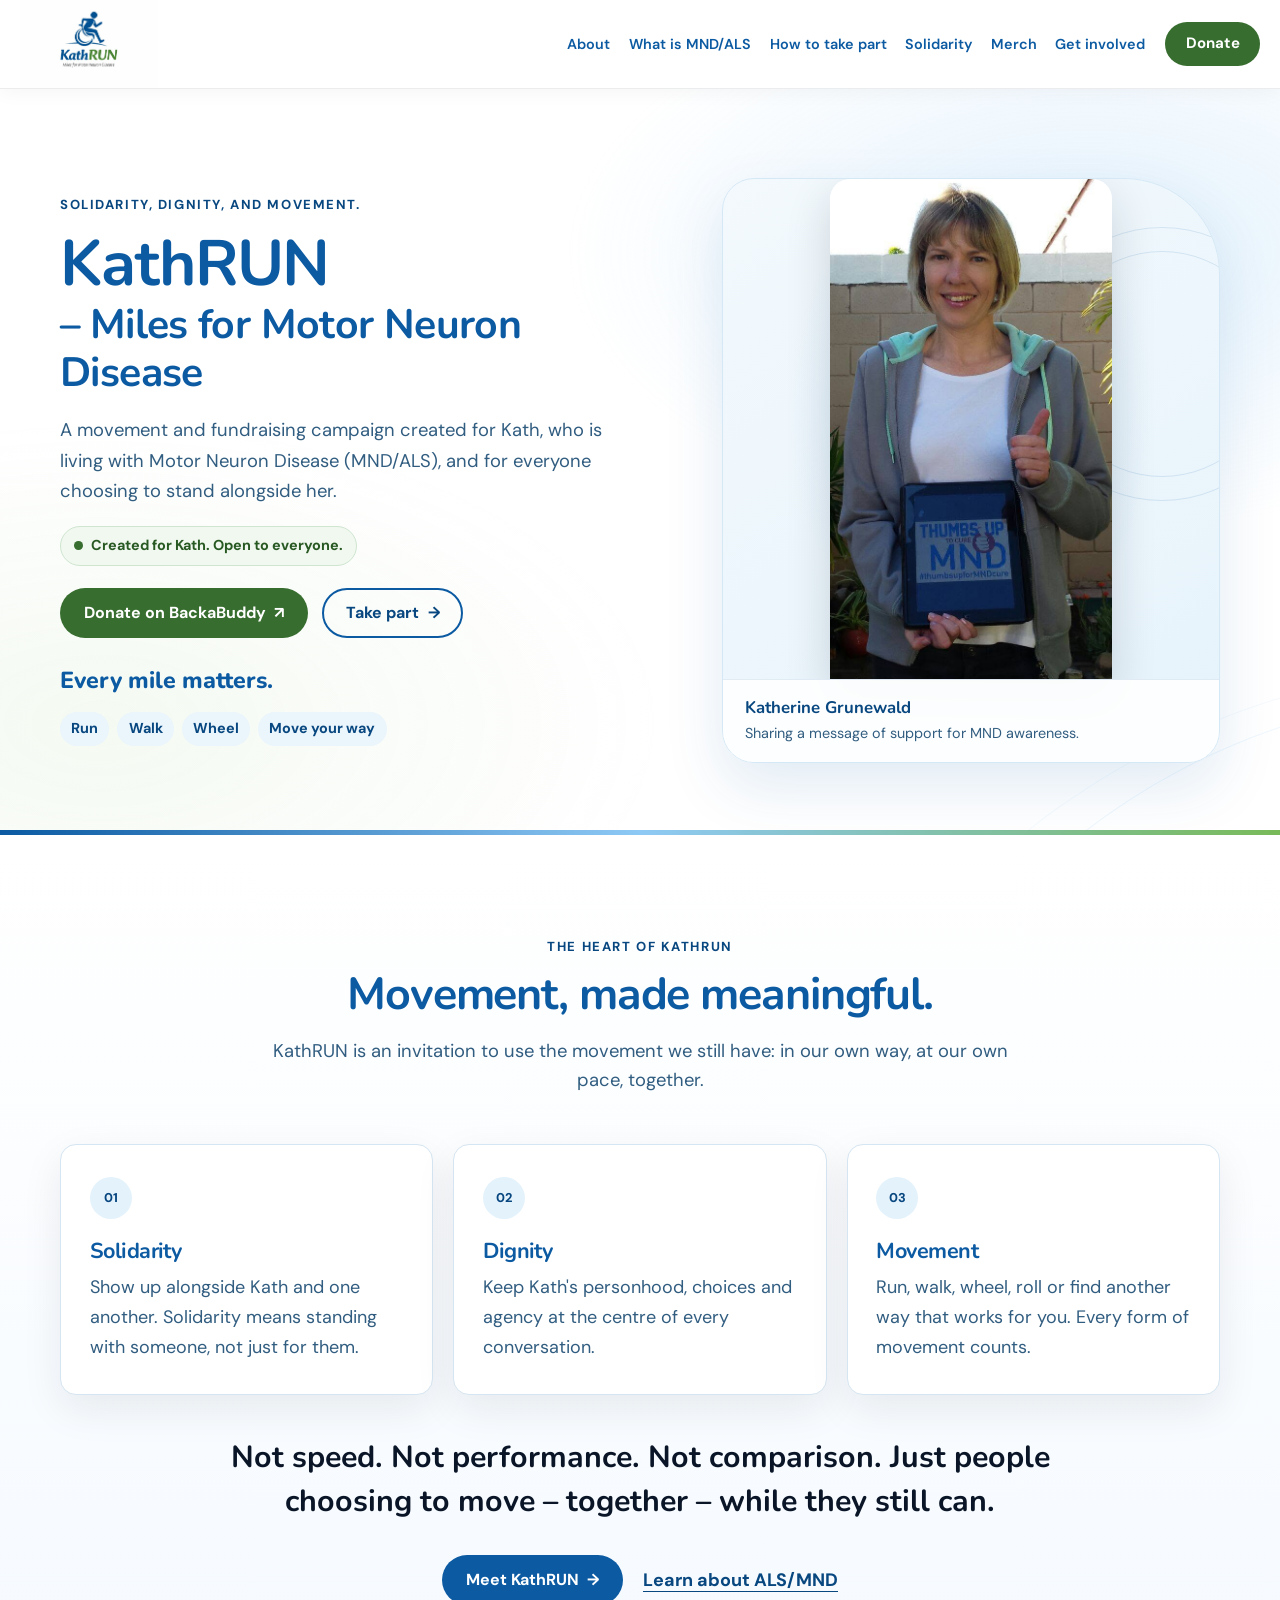
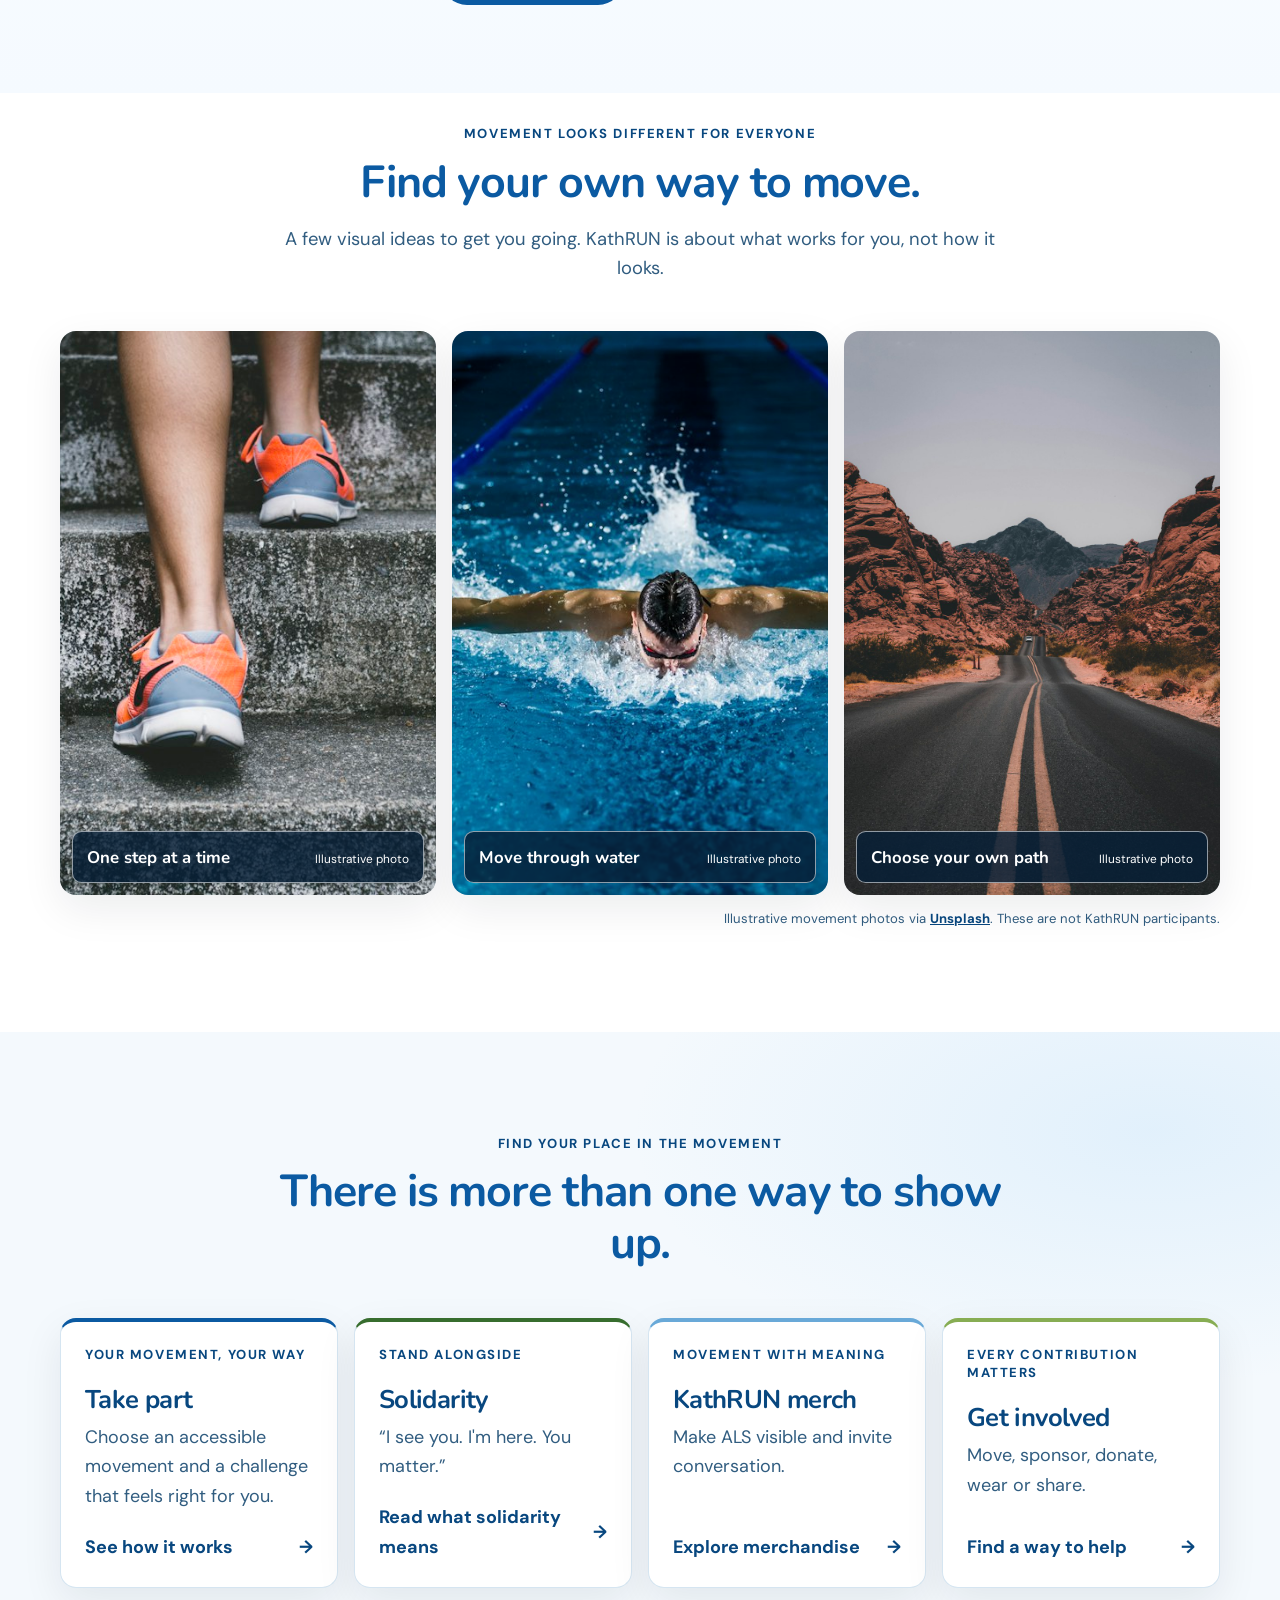
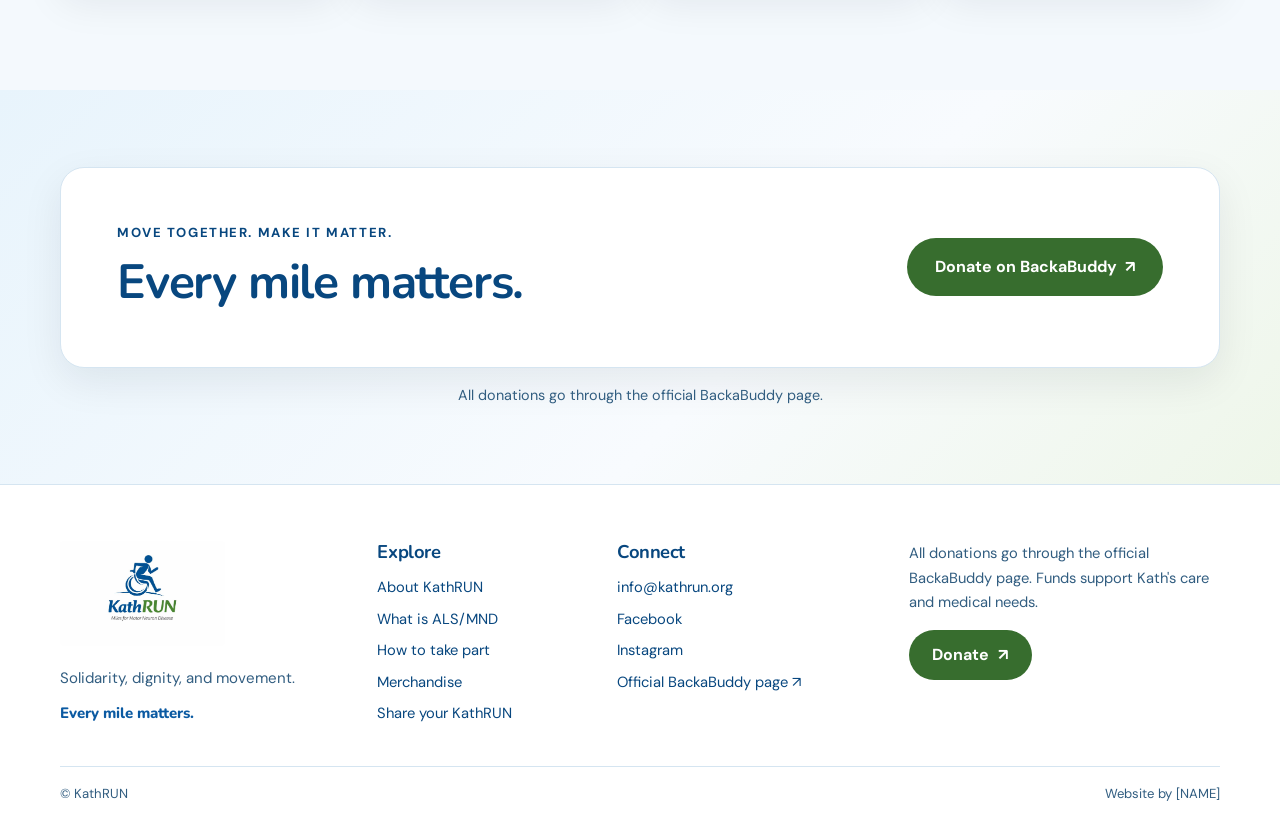
<file: index.html>
<!DOCTYPE html>
<html lang="en-ZA">
    <head>
        <meta charset="utf-8">
        <meta name="viewport" content="width=device-width, initial-scale=1">
        <meta name="theme-color" content="#0a1628">
        <meta name="description" content="KathRUN brings people together through movement, awareness and fundraising for Kath, who is living with Motor Neuron Disease (MND/ALS). Every mile matters.">
        <meta property="og:type" content="website">
        <meta property="og:title" content="KathRUN – Miles for Motor Neuron Disease">
        <meta property="og:description" content="Solidarity, dignity, and movement. Every mile matters.">
        <meta property="og:image" content="[SITE_URL]/assets/logos/kathrun-light.jpeg">
        <meta property="og:url" content="[SITE_URL]">
        <meta name="twitter:card" content="summary_large_image">
        <link rel="canonical" href="[SITE_URL]">
        <link rel="icon" href="assets/logos/kathrun-favicon.svg" type="image/svg+xml">
        <link rel="preconnect" href="https://fonts.googleapis.com">
        <link rel="preconnect" href="https://fonts.gstatic.com" crossorigin>
        <link
            href="https://fonts.googleapis.com/css2?family=DM+Sans:wght@400;500;600;700&amp;family=Nunito:wght@500;600;700;800&amp;display=swap"
            rel="stylesheet">
        <link rel="stylesheet" href="css/styles.css">
        <script src="js/script.js" defer></script>
        <title>KathRUN – Miles for Motor Neuron Disease</title>
    </head>
    <body>
        <a class="skip-link" href="#main">Skip to content</a>
        <div data-site-header></div>
        <main id="main">
            <section class="hero" aria-labelledby="hero-title">
                <div class="hero-ribbon hero-ribbon-one" aria-hidden="true"></div>
                <div class="hero-ribbon hero-ribbon-two" aria-hidden="true"></div>
                <div class="container hero-layout">
                    <div class="hero-copy">
                        <p class="eyebrow">Solidarity, dignity, and movement.</p>
                        <h1 id="hero-title">KathRUN <span>– Miles for Motor Neuron Disease</span></h1>
                        <p class="hero-intro">A movement and fundraising campaign created for Kath, who is living with Motor Neuron Disease (MND/ALS), and for everyone choosing to stand alongside her.</p>
                        <p class="hero-kicker">Created for Kath. Open to everyone.</p>
                        <div class="button-row">
                            <a class="button button-green" href="[BACKABUDDY_URL]" target="_blank" rel="noopener noreferrer">
                                Donate on BackaBuddy <span aria-hidden="true">↗</span>
                            </a>
                            <a class="button button-outline-blue" href="take-part.html">
                                Take part <span aria-hidden="true">→</span>
                            </a>
                        </div>
                        <p class="hero-promise">Every mile matters.</p>
                        <ul class="hero-movement-options" aria-label="Ways to take part">
                            <li>Run</li>
                            <li>Walk</li>
                            <li>Wheel</li>
                            <li>Move your way</li>
                        </ul>
                    </div>
                    <figure class="hero-portrait">
                        <img
                            src="assets/images/thumbsuppic.jpg"
                            alt="Kath smiling and giving a thumbs-up while holding a tablet with an MND awareness message."
                            width="581"
                            height="1032"
                            fetchpriority="high">
                        <figcaption>
                            <strong>Katherine Grunewald</strong>
                            <span>Sharing a message of support for MND awareness.</span>
                        </figcaption>
                    </figure>
                </div>
                <div class="hero-bottom-line" aria-hidden="true"></div>
            </section>
            <section class="section heart-section home-heart-section">
                <div class="container">
                    <div class="section-heading centered">
                        <p class="eyebrow">The heart of KathRUN</p>
                        <h2>Movement, made meaningful.</h2>
                        <p class="section-lead">KathRUN is an invitation to use the movement we still have: in our own way, at our own pace, together.</p>
                    </div>
                    <div class="principle-grid">
                        <article class="principle-card">
                            <span class="principle-number" aria-hidden="true">01</span>
                            <h3>Solidarity</h3>
                            <p>Show up alongside Kath and one another. Solidarity means standing with someone, not just for them.</p>
                        </article>
                        <article class="principle-card">
                            <span class="principle-number" aria-hidden="true">02</span>
                            <h3>Dignity</h3>
                            <p>Keep Kath's personhood, choices and agency at the centre of every conversation.</p>
                        </article>
                        <article class="principle-card">
                            <span class="principle-number" aria-hidden="true">03</span>
                            <h3>Movement</h3>
                            <p>Run, walk, wheel, roll or find another way that works for you. Every form of movement counts.</p>
                        </article>
                    </div>
                    <p class="movement-manifesto">Not speed. Not performance. Not comparison. Just people choosing to move – together – while they still can.</p>
                    <div class="centered-button home-links"><a class="button button-blue" href="about.html">Meet KathRUN <span aria-hidden="true">→</span></a><a class="text-link" href="mnd.html">Learn about ALS/MND</a></div>
                </div>
            </section>
            <section class="section movement-gallery-section home-gallery-section">
                <div class="container">
                    <div class="section-heading centered">
                        <p class="eyebrow">Movement looks different for everyone</p>
                        <h2>Find your own way to move.</h2>
                        <p class="section-lead">A few visual ideas to get you going. KathRUN is about what works for you, not how it looks.</p>
                    </div>
                    <div class="movement-photo-grid">
                        <figure class="movement-photo-card">
                            <img src="assets/images/inspiration/movement-stride.jpg" alt="Close view of running shoes stepping up outdoor stairs." width="960" height="640" loading="lazy">
                            <figcaption><strong>One step at a time</strong><span>Illustrative photo</span></figcaption>
                        </figure>
                        <figure class="movement-photo-card">
                            <img src="assets/images/inspiration/movement-swim.jpg" alt="A swimmer moving through a blue pool lane." width="960" height="640" loading="lazy">
                            <figcaption><strong>Move through water</strong><span>Illustrative photo</span></figcaption>
                        </figure>
                        <figure class="movement-photo-card">
                            <img src="assets/images/inspiration/movement-trail.jpg" alt="An open road winding through a rugged landscape." width="960" height="1440" loading="lazy">
                            <figcaption><strong>Choose your own path</strong><span>Illustrative photo</span></figcaption>
                        </figure>
                    </div>
                    <p class="photo-credit">Illustrative movement photos via <a href="https://unsplash.com" target="_blank" rel="noopener noreferrer">Unsplash</a>. These are not KathRUN participants.</p>
                </div>
            </section>
            <section class="section home-next soft-section">
                <div class="container">
                    <div class="section-heading centered">
                        <p class="eyebrow">Find your place in the movement</p>
                        <h2>There is more than one way to show up.</h2>
                    </div>
                    <div class="home-next-grid">
                        <a class="home-next-card" href="take-part.html">
                            <span class="eyebrow">Your movement, your way</span>
                            <h3>Take part</h3>
                            <p>Choose an accessible movement and a challenge that feels right for you.</p>
                            <span class="text-link">See how it works <span aria-hidden="true">→</span></span>
                        </a>
                        <a class="home-next-card" href="solidarity.html">
                            <span class="eyebrow">Stand alongside</span>
                            <h3>Solidarity</h3>
                            <p>“I see you. I'm here. You matter.”</p>
                            <span class="text-link">Read what solidarity means <span aria-hidden="true">→</span></span>
                        </a>
                        <a class="home-next-card" href="merch.html">
                            <span class="eyebrow">Movement with meaning</span>
                            <h3>KathRUN merch</h3>
                            <p>Make ALS visible and invite conversation.</p>
                            <span class="text-link">Explore merchandise <span aria-hidden="true">→</span></span>
                        </a>
                        <a class="home-next-card" href="get-involved.html">
                            <span class="eyebrow">Every contribution matters</span>
                            <h3>Get involved</h3>
                            <p>Move, sponsor, donate, wear or share.</p>
                            <span class="text-link">Find a way to help <span aria-hidden="true">→</span></span>
                        </a>
                    </div>
                </div>
            </section>
            <section class="final-cta home-final-cta">
                <div class="container final-cta-inner">
                    <div>
                        <p class="eyebrow">Move together. Make it matter.</p>
                        <h2>Every mile matters.</h2>
                    </div>
                    <a class="button button-green button-large" href="[BACKABUDDY_URL]" target="_blank" rel="noopener noreferrer">Donate on BackaBuddy <span aria-hidden="true">↗</span></a>
                </div>
                <p class="donation-note">All donations go through the official BackaBuddy page.</p>
            </section>
        </main>
        <div data-site-footer></div>
    </body>
</html>
</file>
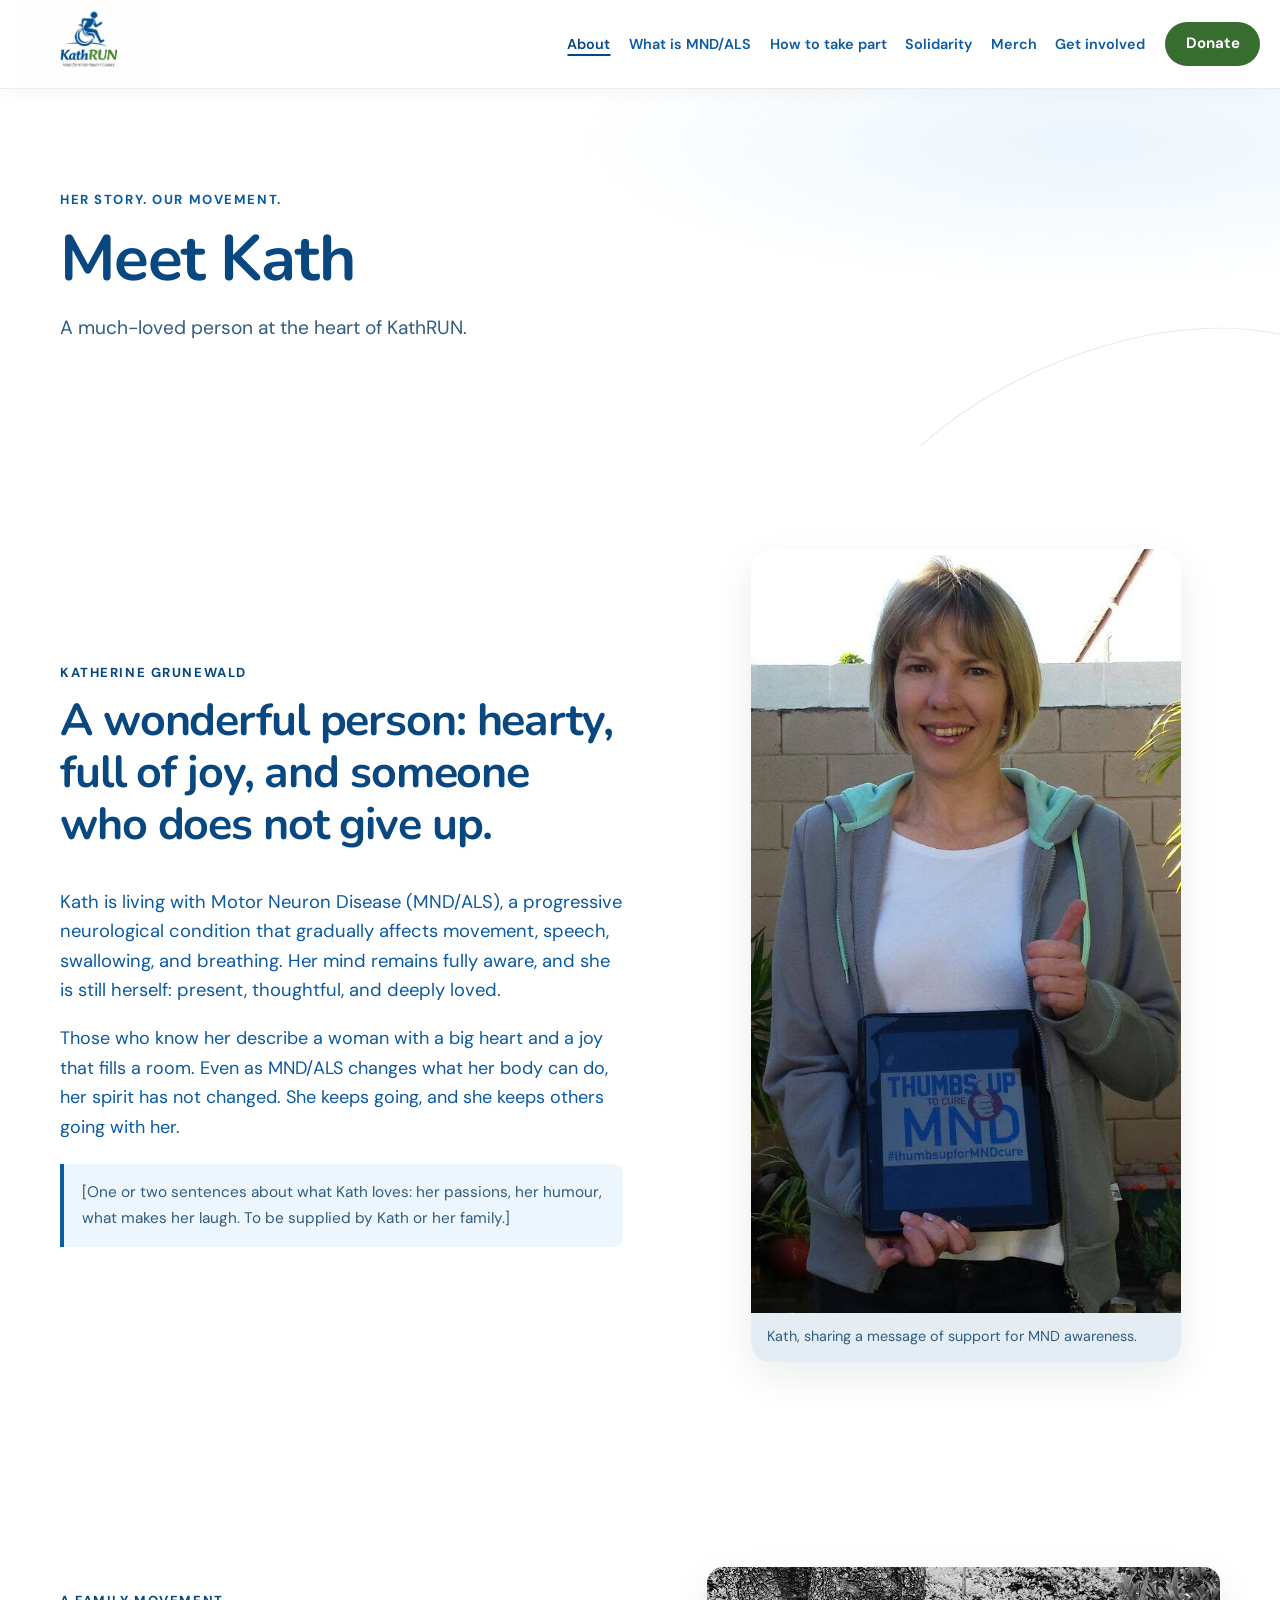
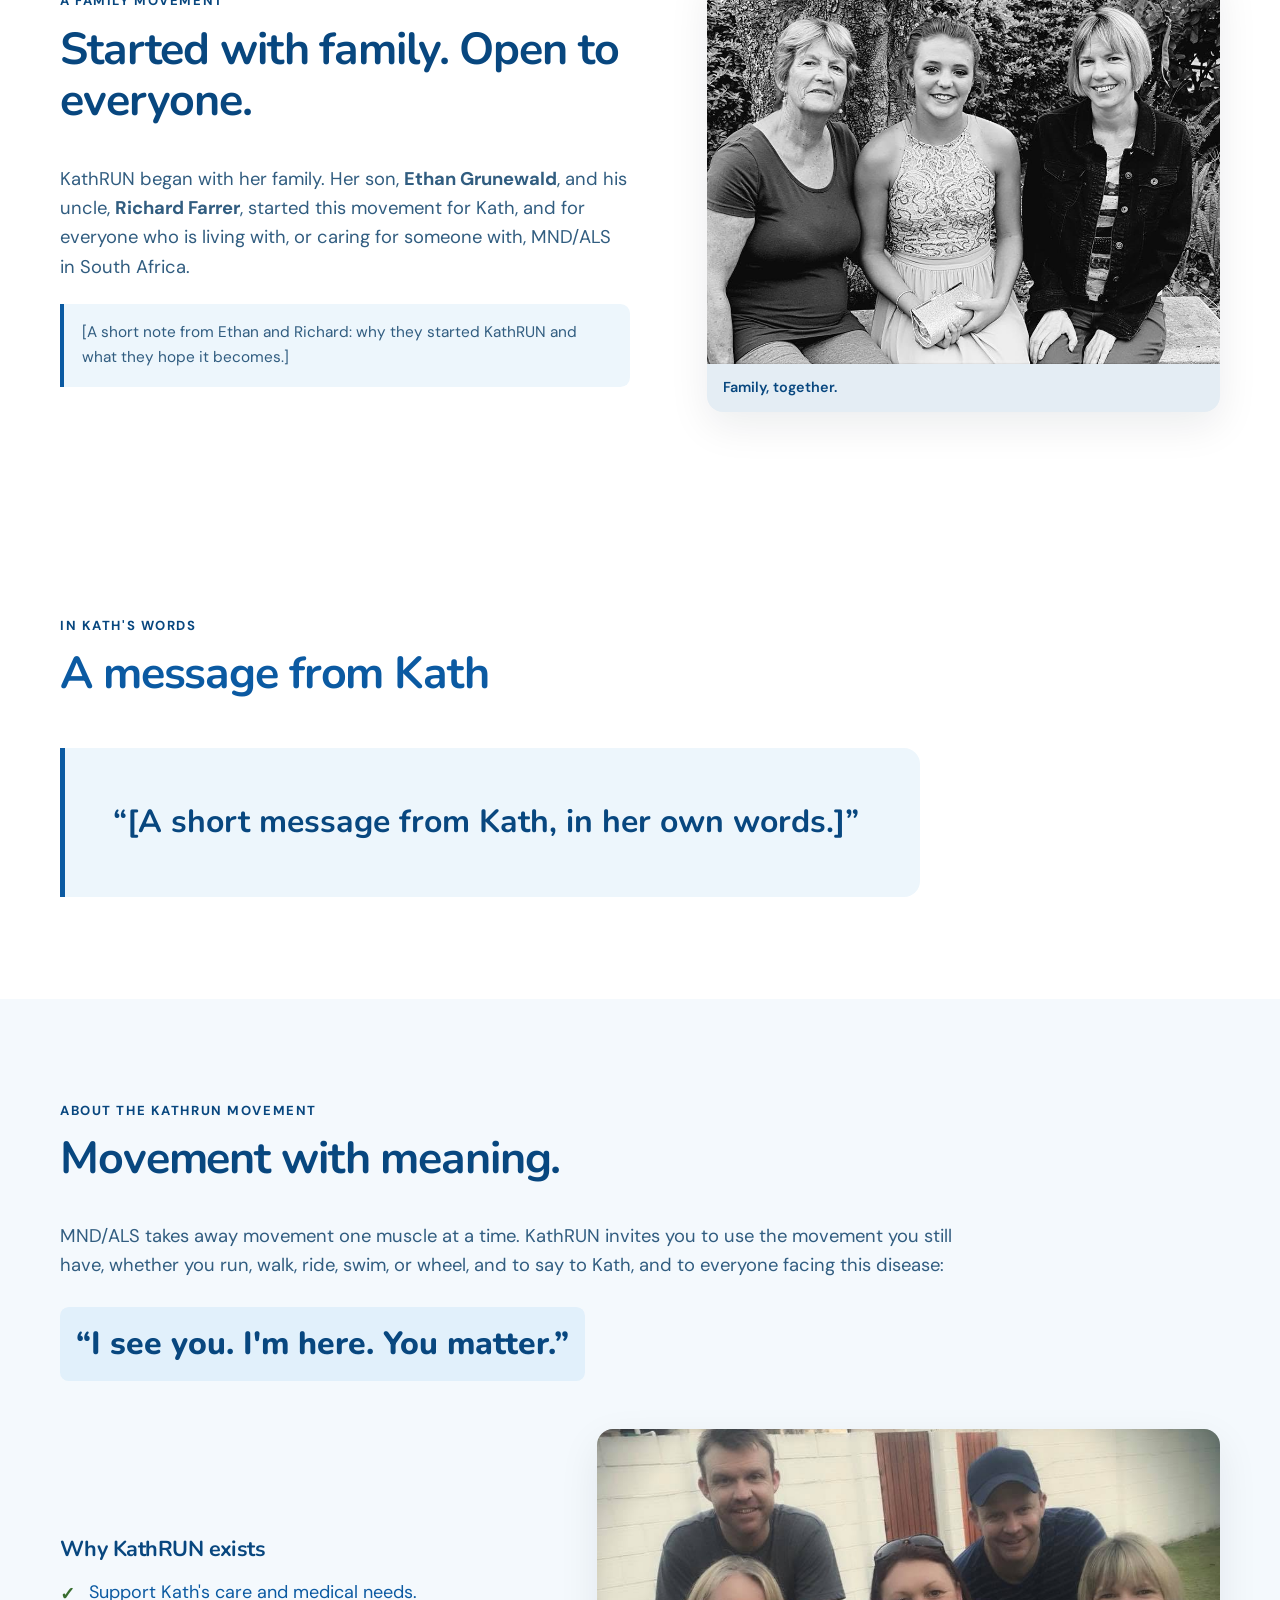
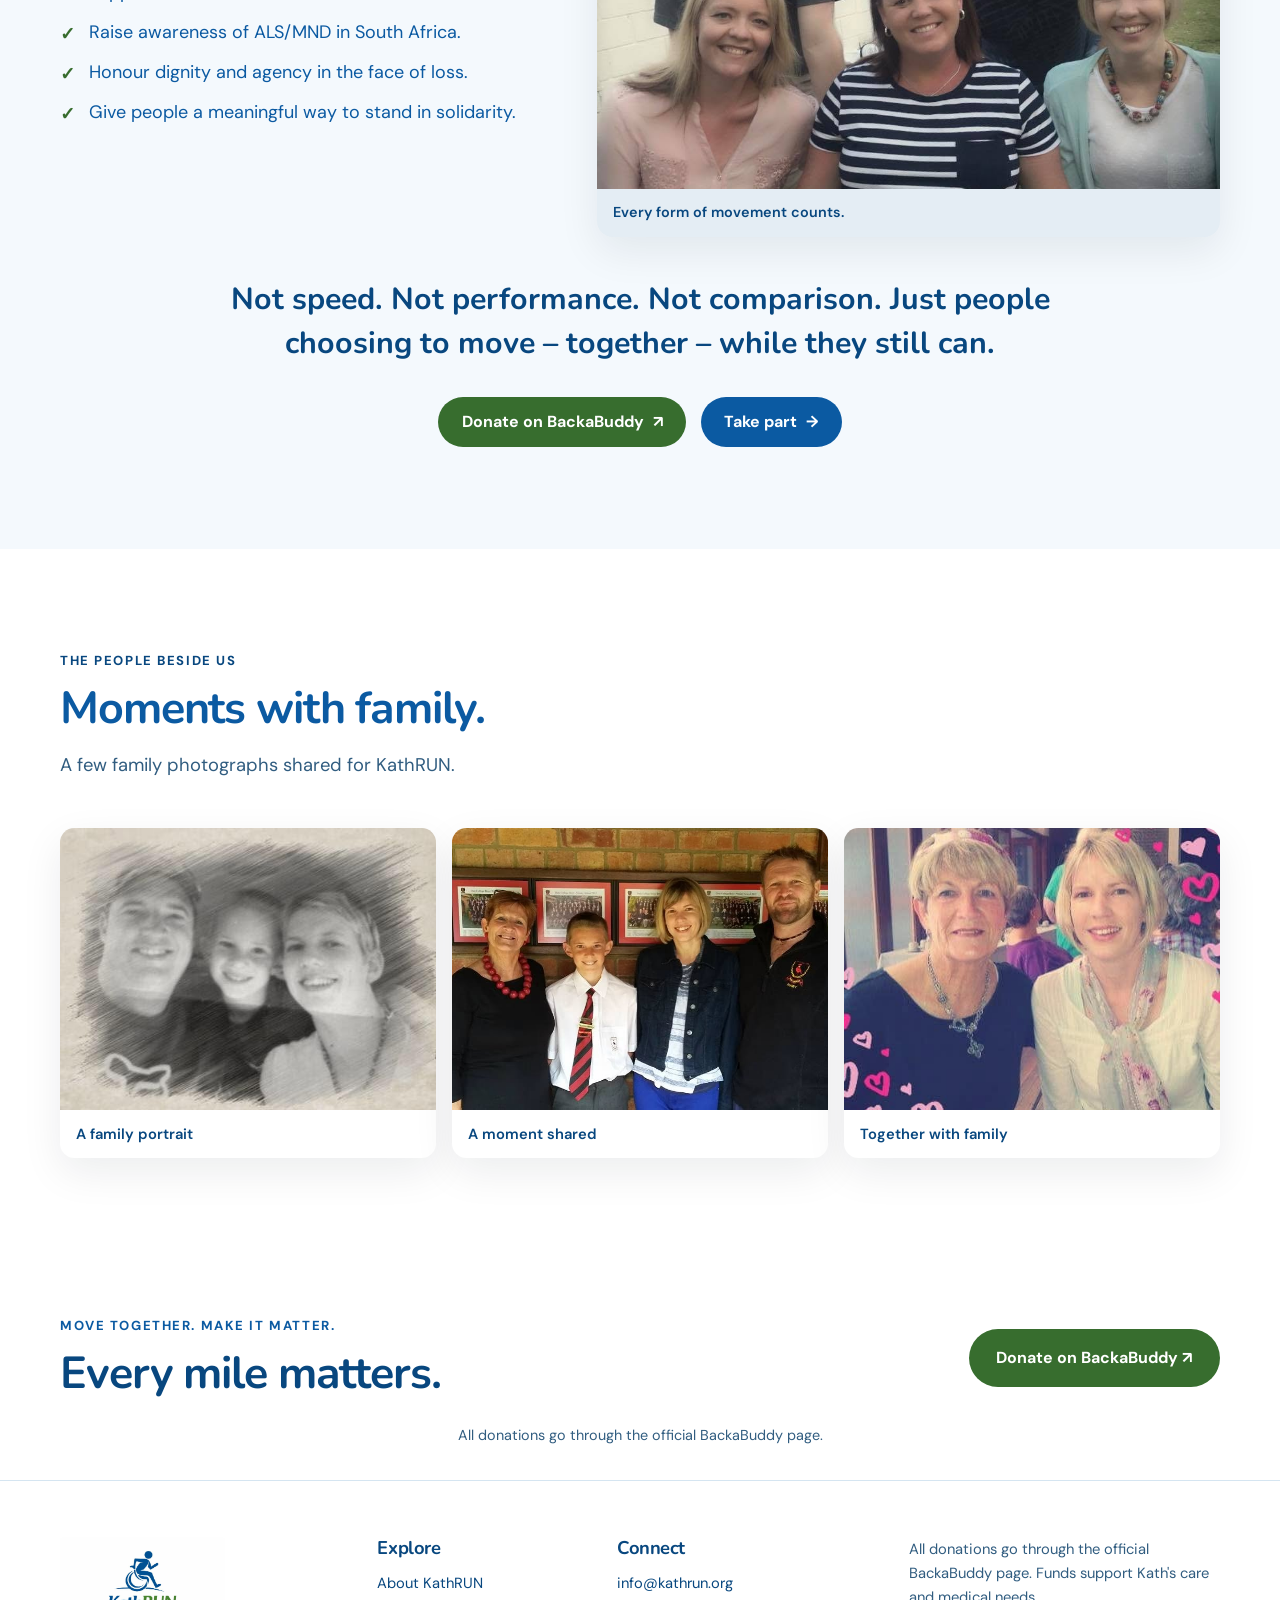
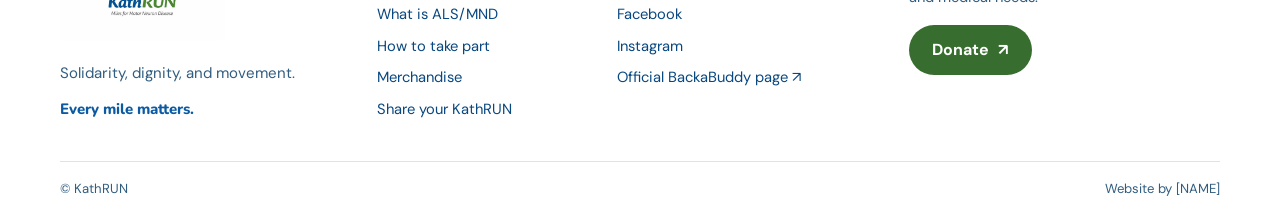
<file: about.html>
<!DOCTYPE html>
<html lang="en-ZA">
    <head>
        <meta charset="utf-8">
        <meta name="viewport" content="width=device-width, initial-scale=1">
        <meta name="theme-color" content="#0a1628">
        <meta name="description" content="Meet Katherine Grunewald and learn about KathRUN, the family movement for solidarity, dignity and awareness of ALS/MND in South Africa.">
        <!-- Open Graph Metadata -->
        <meta property="og:type" content="website">
        <meta property="og:title" content="Meet Kath and the KathRUN Movement">
        <meta property="og:description" content="A family movement for Kath, rooted in solidarity, dignity and movement.">
        <meta property="og:image" content="[SITE_URL]/assets/logos/kathrun-light.jpeg">
        <meta property="og:url" content="[SITE_URL]/about.html">
        <meta name="twitter:card" content="summary_large_image">
        <!-- SEO and Favicon -->
        <link rel="canonical" href="[SITE_URL]/about.html">
        <link rel="icon" href="assets/logos/kathrun-favicon.svg" type="image/svg+xml">
        <!-- Google Fonts -->
        <link rel="preconnect" href="https://fonts.googleapis.com">
        <link rel="preconnect" href="https://fonts.gstatic.com" crossorigin>
        <link
            href="https://fonts.googleapis.com/css2?family=DM+Sans:wght@400;500;600;700&amp;family=Nunito:wght@500;600;700;800&amp;display=swap"
            rel="stylesheet">
        <!-- Stylesheets and Scripts -->
        <link rel="stylesheet" href="css/styles.css">
        <script src="js/script.js" defer></script>
        <title>Meet Kath and the KathRUN Movement</title>
    </head>
    <body>
        <!-- Skip Navigation -->
        <a class="skip-link" href="#main">Skip to content</a>
        <div data-site-header></div>
        <!-- ================= MAIN CONTENT ================= -->
        <main id="main">
            <!-- Page Hero -->
            <header class="page-hero dark-section">
                <div class="container">
                    <p class="eyebrow eyebrow-light">Her story. Our movement.</p>
                    <h1>Meet Kath</h1>
                    <p class="page-lead">A much-loved person at the heart of KathRUN.</p>
                </div>
            </header>
            <!-- ================= KATH'S STORY ================= -->
            <section class="section story-section">
                <div class="container story-layout">
                    <div class="story-copy">
                        <p class="eyebrow">Katherine Grunewald</p>
                        <h2>A wonderful person: hearty, full of joy, and someone who does not give up.</h2>
                        <p class="section-lead">Kath is living with Motor Neuron Disease (MND/ALS), a progressive neurological condition that gradually affects movement, speech, swallowing, and breathing. Her mind remains fully aware, and she is still herself: present, thoughtful, and deeply loved.</p>
                        <p>Those who know her describe a woman with a big heart and a joy that fills a room. Even as MND/ALS changes what her body can do, her spirit has not changed. She keeps going, and she keeps others going with her.</p>
                        <p class="family-prompt">[One or two sentences about what Kath loves: her passions, her humour, what makes her laugh. To be supplied by Kath or her family.]</p>
                    </div>
                    <figure class="story-photo">
                        <img src="assets/images/thumbsuppic.jpg" alt="Kath smiling and giving a thumbs-up while holding a tablet with an MND awareness message." width="581" height="1032" loading="lazy">
                        <figcaption>Kath, sharing a message of support for MND awareness.</figcaption>
                    </figure>
                </div>
            </section>
            <!-- ================= FAMILY STORY ================= -->
            <section class="section soft-section">
                <div class="container family-story-layout">
                    <div class="family-story-copy">
                        <p class="eyebrow">A family movement</p>
                        <h2>Started with family. Open to everyone.</h2>
                        <p class="section-lead">KathRUN began with her family. Her son, <strong>Ethan Grunewald</strong>, and his uncle, <strong>Richard Farrer</strong>, started this movement for Kath, and for everyone who is living with, or caring for someone with, MND/ALS in South Africa.</p>
                        <p class="family-prompt">[A short note from Ethan and Richard: why they started KathRUN and what they hope it becomes.]</p>
                    </div>
                    <figure class="family-feature-photo">
                        <img src="assets/images/fam2.jpg" alt="Kath with family members outdoors." width="960" height="744" loading="lazy">
                        <figcaption>Family, together.</figcaption>
                    </figure>
                </div>
            </section>
            <!-- ================= MESSAGE FROM KATH ================= -->
            <section class="section">
                <div class="container">
                    <div class="section-heading">
                        <p class="eyebrow">In Kath's words</p>
                        <h2>A message from Kath</h2>
                    </div>
                    <blockquote class="kath-quote">
                        <p>“[A short message from Kath, in her own words.]”</p>
                    </blockquote>
                </div>
            </section>
            <!-- ================= ABOUT KATHRUN ================= -->
            <section class="section movement-about-section soft-section" aria-labelledby="movement-about-title">
                <div class="container">
                    <div class="movement-about-intro">
                        <p class="eyebrow">About the KathRUN Movement</p>
                        <h2 id="movement-about-title">Movement with meaning.</h2>
                        <p class="section-lead">MND/ALS takes away movement one muscle at a time. KathRUN invites you to use the movement you still have, whether you run, walk, ride, swim, or wheel, and to say to Kath, and to everyone facing this disease:</p>
                        <p class="movement-message">“I see you. I'm here. You matter.”</p>
                    </div>
                    <!-- Movement Purpose -->
                    <div class="movement-purpose-layout">
                        <div>
                            <h3>Why KathRUN exists</h3>
                            <ul class="check-list">
                                <li>Support Kath's care and medical needs.</li>
                                <li>Raise awareness of ALS/MND in South Africa.</li>
                                <li>Honour dignity and agency in the face of loss.</li>
                                <li>Give people a meaningful way to stand in solidarity.</li>
                            </ul>
                        </div>
                        <figure class="family-feature-photo movement-purpose-photo">
                            <img src="assets/images/fam3.jpg" alt="Kath with family members in front of a brick wall." width="960" height="610" loading="lazy">
                            <figcaption>Every form of movement counts.</figcaption>
                        </figure>
                    </div>
                    <p class="movement-manifesto">Not speed. Not performance. Not comparison. Just people choosing to move – together – while they still can.</p>
                    <!-- Call to Action -->
                    <div class="button-row about-cta"><a class="button button-green" href="[BACKABUDDY_URL]" target="_blank" rel="noopener noreferrer">Donate on BackaBuddy <span aria-hidden="true">↗</span></a><a class="button button-blue" href="take-part.html">Take part <span aria-hidden="true">→</span></a></div>
                </div>
            </section>
            <!-- ================= FAMILY PHOTOGRAPHS ================= -->
            <section class="section family-moments">
                <div class="container">
                    <div class="section-heading">
                        <p class="eyebrow">The people beside us</p>
                        <h2>Moments with family.</h2>
                        <p class="section-lead">A few family photographs shared for KathRUN.</p>
                    </div>
                    <div class="family-photo-grid">
                        <figure>
                            <img src="assets/images/fam1.jpg" alt="Kath with two family members in a black-and-white portrait." width="480" height="360" loading="lazy">
                            <figcaption>A family portrait</figcaption>
                        </figure>
                        <figure>
                            <img src="assets/images/fam4.jpeg" alt="Kath with a family member at a gathering." width="960" height="540" loading="lazy">
                            <figcaption>A moment shared</figcaption>
                        </figure>
                        <figure>
                            <img src="assets/images/kath_anni.jpg" alt="Kath with a family member in a photo decorated with hearts." width="469" height="420" loading="lazy">
                            <figcaption>Together with family</figcaption>
                        </figure>
                    </div>
                </div>
            </section>
            <!-- ================= FINAL CALL TO ACTION ================= -->
            <section class="final-cta dark-section">
                <div class="container final-cta-inner">
                    <div>
                        <p class="eyebrow eyebrow-light">Move together. Make it matter.</p>
                        <h2>Every mile matters.</h2>
                    </div>
                    <a class="button button-green button-large" href="[BACKABUDDY_URL]" target="_blank" rel="noopener noreferrer">Donate on BackaBuddy ↗</a>
                </div>
                <p class="donation-note">All donations go through the official BackaBuddy page.</p>
            </section>
        </main>
        <div data-site-footer></div>
    </body>
</html>
</file>
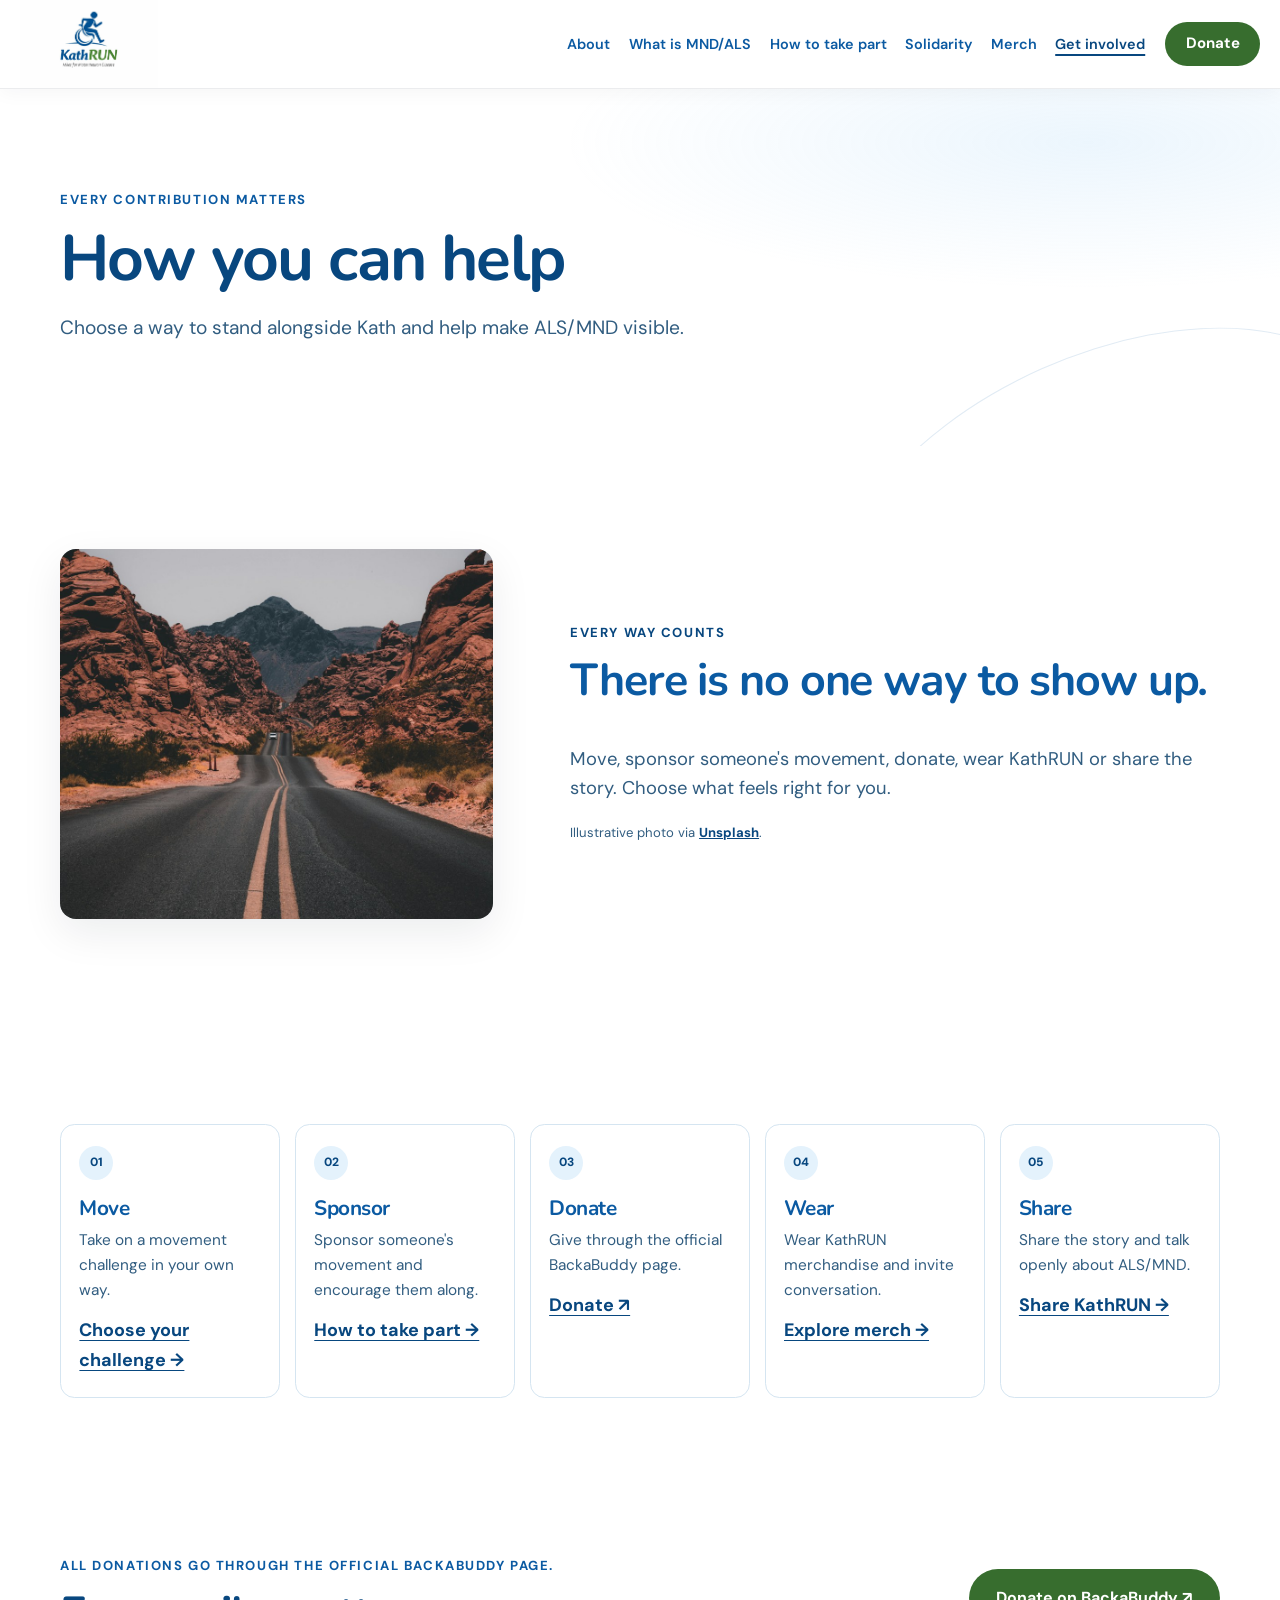
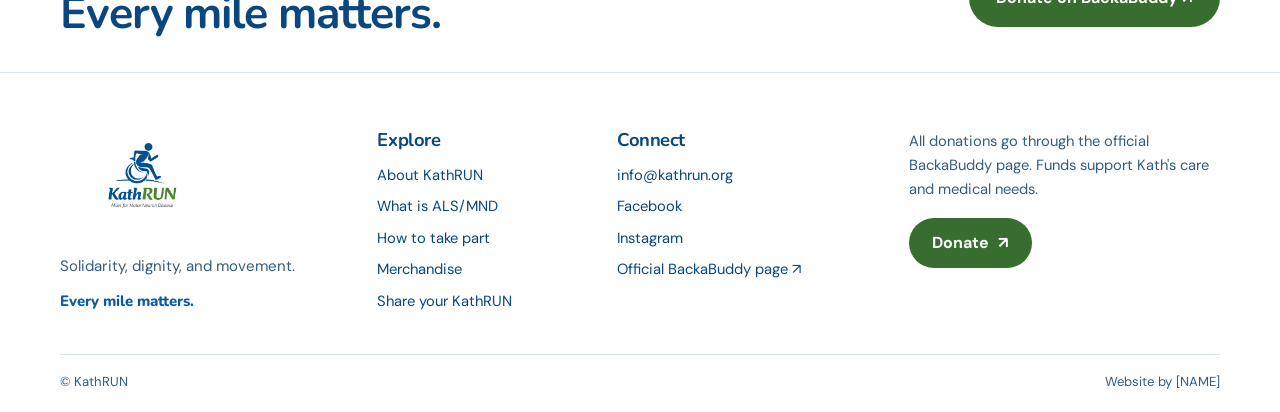
<file: get-involved.html>
<!DOCTYPE html>
<html lang="en-ZA">
    <head>
        <meta charset="utf-8">
        <meta name="viewport" content="width=device-width, initial-scale=1">
        <meta name="theme-color" content="#0a1628">
        <meta name="description" content="Find a way to get involved with KathRUN: move, sponsor movement, donate through BackaBuddy, wear merchandise or share the story.">
        <meta property="og:type" content="website">
        <meta property="og:title" content="Get involved | KathRUN">
        <meta property="og:description" content="Every contribution matters.">
        <meta property="og:image" content="[SITE_URL]/assets/logos/kathrun-light.jpeg">
        <meta property="og:url" content="[SITE_URL]/get-involved.html">
        <meta name="twitter:card" content="summary_large_image">
        <link rel="canonical" href="[SITE_URL]/get-involved.html">
        <link rel="icon" href="assets/logos/kathrun-favicon.svg" type="image/svg+xml">
        <link rel="preconnect" href="https://fonts.googleapis.com">
        <link rel="preconnect" href="https://fonts.gstatic.com" crossorigin>
        <link
            href="https://fonts.googleapis.com/css2?family=DM+Sans:wght@400;500;600;700&amp;family=Nunito:wght@500;600;700;800&amp;display=swap"
            rel="stylesheet">
        <link rel="stylesheet" href="css/styles.css">
        <script src="js/script.js" defer></script>
        <title>Get involved | KathRUN</title>
    </head>
    <body>
        <a class="skip-link" href="#main">Skip to content</a>
        <div data-site-header></div>
        <main id="main">
            <header class="page-hero dark-section">
                <div class="container">
                    <p class="eyebrow eyebrow-light">Every contribution matters</p>
                    <h1>How you can help</h1>
                    <p class="page-lead">Choose a way to stand alongside Kath and help make ALS/MND visible.</p>
                </div>
            </header>
            <section class="section">
                <div class="container photo-story-layout">
                    <figure class="wide-photo"><img src="assets/images/inspiration/movement-trail.jpg" alt="An open road winding through a rugged landscape." width="960" height="1440" loading="lazy"></figure>
                    <div>
                        <p class="eyebrow">Every way counts</p>
                        <h2>There is no one way to show up.</h2>
                        <p class="section-lead">Move, sponsor someone's movement, donate, wear KathRUN or share the story. Choose what feels right for you.</p>
                        <p class="photo-credit">Illustrative photo via <a href="https://unsplash.com" target="_blank" rel="noopener noreferrer">Unsplash</a>.</p>
                    </div>
                </div>
            </section>
            <section class="section">
                <div class="container">
                    <div class="help-grid">
                        <article class="help-card">
                            <span class="help-index">01</span>
                            <h2>Move</h2>
                            <p>Take on a movement challenge in your own way.</p>
                            <a href="take-part.html">Choose your challenge →</a>
                        </article>
                        <article class="help-card">
                            <span class="help-index">02</span>
                            <h2>Sponsor</h2>
                            <p>Sponsor someone's movement and encourage them along.</p>
                            <a href="take-part.html">How to take part →</a>
                        </article>
                        <article class="help-card">
                            <span class="help-index">03</span>
                            <h2>Donate</h2>
                            <p>Give through the official BackaBuddy page.</p>
                            <a href="[BACKABUDDY_URL]" target="_blank" rel="noopener noreferrer">Donate ↗</a>
                        </article>
                        <article class="help-card">
                            <span class="help-index">04</span>
                            <h2>Wear</h2>
                            <p>Wear KathRUN merchandise and invite conversation.</p>
                            <a href="merch.html">Explore merch →</a>
                        </article>
                        <article class="help-card">
                            <span class="help-index">05</span>
                            <h2>Share</h2>
                            <p>Share the story and talk openly about ALS/MND.</p>
                            <a href="share.html">Share KathRUN →</a>
                        </article>
                    </div>
                </div>
            </section>
            <section class="final-cta dark-section">
                <div class="container final-cta-inner">
                    <div>
                        <p class="eyebrow eyebrow-light">All donations go through the official BackaBuddy page.</p>
                        <h2>Every mile matters.</h2>
                    </div>
                    <a class="button button-green button-large" href="[BACKABUDDY_URL]" target="_blank" rel="noopener noreferrer">Donate on BackaBuddy ↗</a>
                </div>
            </section>
        </main>
        <div data-site-footer></div>
    </body>
</html>
</file>
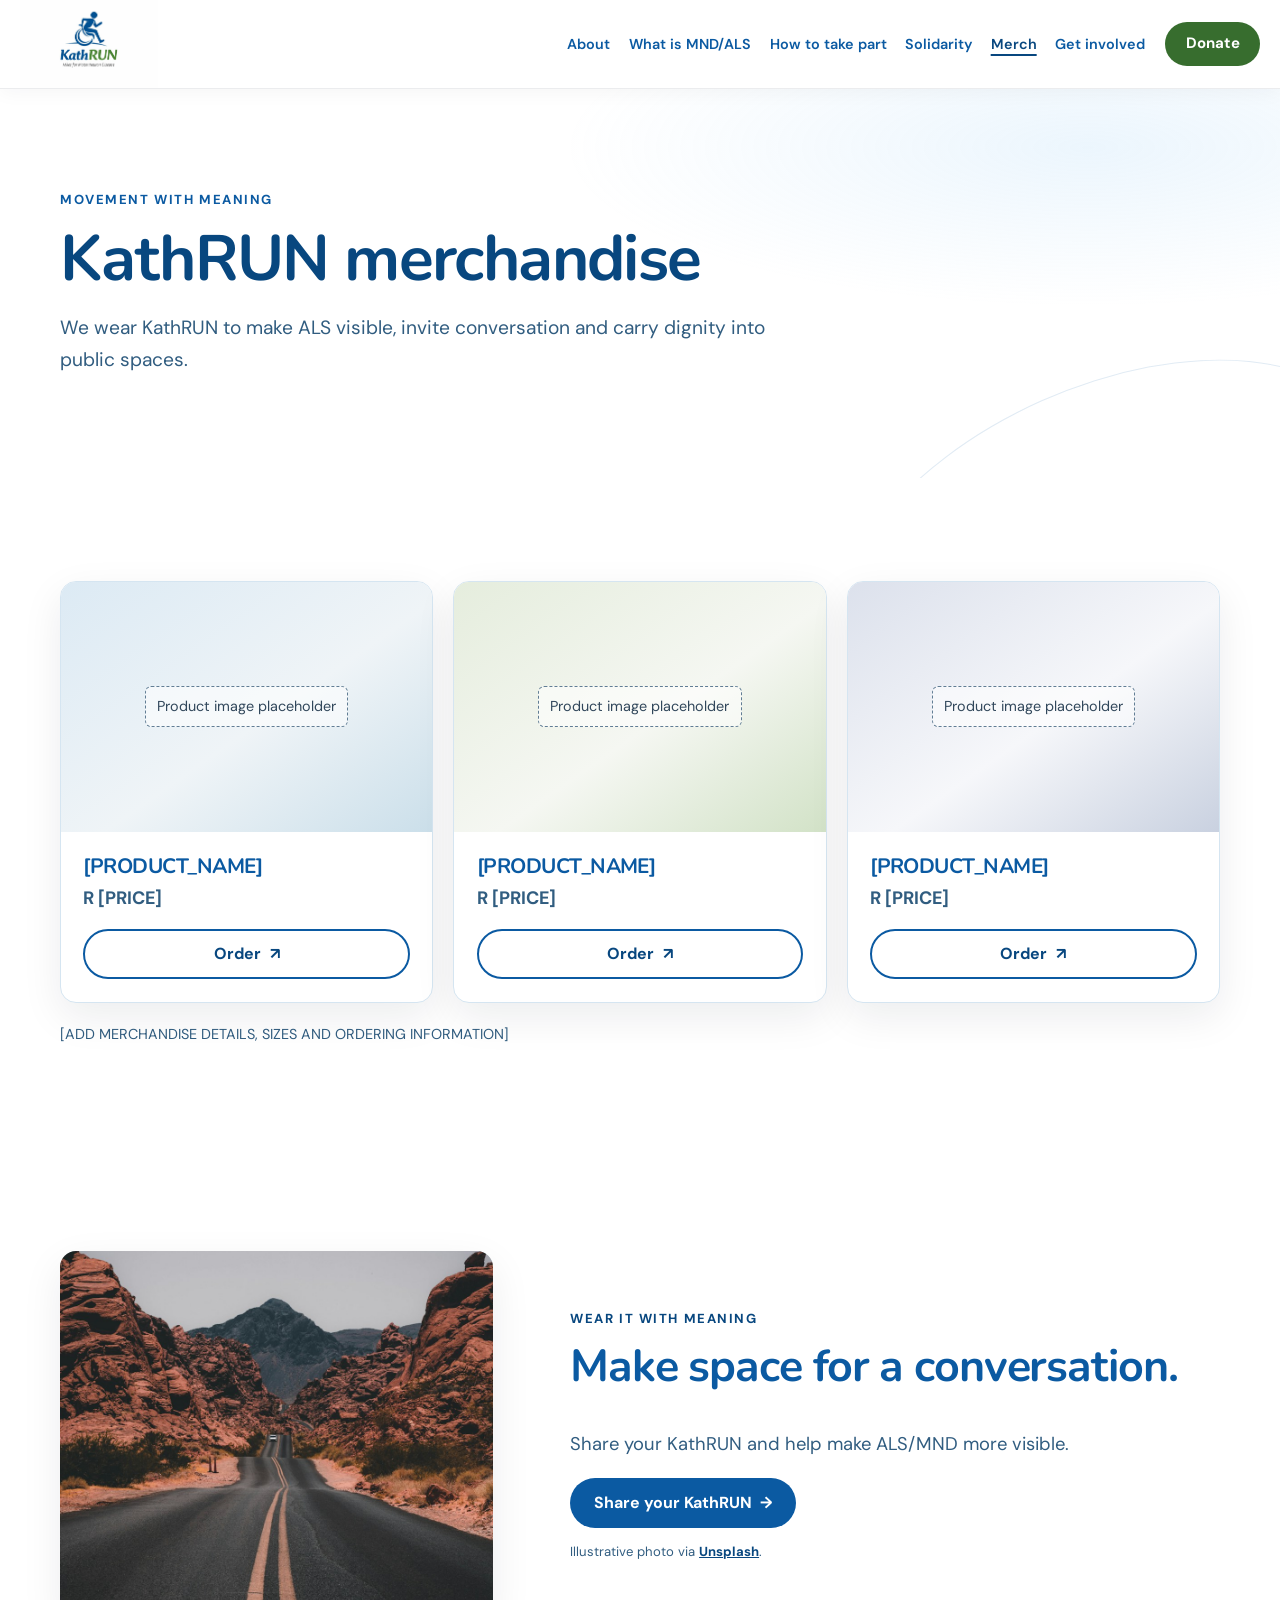
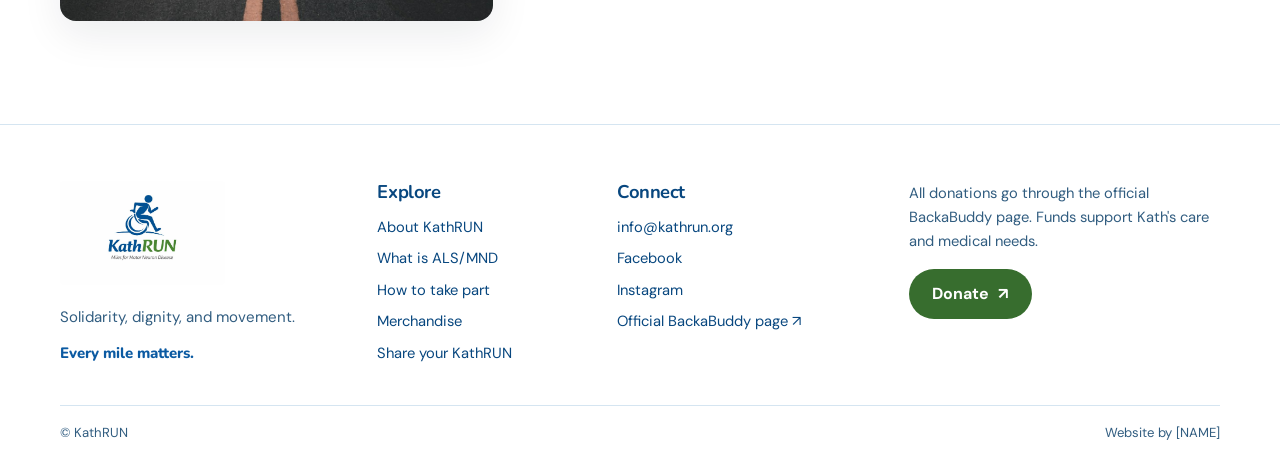
<file: merch.html>
<!DOCTYPE html>
<html lang="en-ZA">
    <head>
        <meta charset="utf-8">
        <meta name="viewport" content="width=device-width, initial-scale=1">
        <meta name="theme-color" content="#0a1628">
        <meta name="description" content="KathRUN merchandise makes ALS visible, invites conversation and carries dignity into public spaces.">
        <meta property="og:type" content="website">
        <meta property="og:title" content="KathRUN merchandise">
        <meta property="og:description" content="Movement with meaning.">
        <meta property="og:image" content="[SITE_URL]/assets/logos/kathrun-light.jpeg">
        <meta property="og:url" content="[SITE_URL]/merch.html">
        <meta name="twitter:card" content="summary_large_image">
        <link rel="canonical" href="[SITE_URL]/merch.html">
        <link rel="icon" href="assets/logos/kathrun-favicon.svg" type="image/svg+xml">
        <link rel="preconnect" href="https://fonts.googleapis.com">
        <link rel="preconnect" href="https://fonts.gstatic.com" crossorigin>
        <link
            href="https://fonts.googleapis.com/css2?family=DM+Sans:wght@400;500;600;700&amp;family=Nunito:wght@500;600;700;800&amp;display=swap"
            rel="stylesheet">
        <link rel="stylesheet" href="css/styles.css">
        <script src="js/script.js" defer></script>
        <title>KathRUN merchandise | KathRUN</title>
    </head>
    <body>
        <a class="skip-link" href="#main">Skip to content</a>
        <div data-site-header></div>
        <main id="main">
            <header class="page-hero dark-section">
                <div class="container">
                    <p class="eyebrow eyebrow-light">Movement with meaning</p>
                    <h1>KathRUN merchandise</h1>
                    <p class="page-lead">We wear KathRUN to make ALS visible, invite conversation and carry dignity into public spaces.</p>
                </div>
            </header>
            <section class="section merch-section soft-section">
                <div class="container">
                    <div class="product-grid">
                        <article class="product-card">
                            <div class="product-image-placeholder" role="img" aria-label="Placeholder image for KathRUN merchandise"><span>Product image placeholder</span></div>
                            <div class="product-info">
                                <h2>[PRODUCT_NAME]</h2>
                                <p class="product-price">R [PRICE]</p>
                                <a class="button button-outline-blue" href="[MERCH_ORDER_LINK]" target="_blank" rel="noopener noreferrer">Order <span aria-hidden="true">↗</span></a>
                            </div>
                        </article>
                        <article class="product-card">
                            <div class="product-image-placeholder product-image-second" role="img" aria-label="Placeholder image for KathRUN merchandise"><span>Product image placeholder</span></div>
                            <div class="product-info">
                                <h2>[PRODUCT_NAME]</h2>
                                <p class="product-price">R [PRICE]</p>
                                <a class="button button-outline-blue" href="[MERCH_ORDER_LINK]" target="_blank" rel="noopener noreferrer">Order <span aria-hidden="true">↗</span></a>
                            </div>
                        </article>
                        <article class="product-card">
                            <div class="product-image-placeholder product-image-third" role="img" aria-label="Placeholder image for KathRUN merchandise"><span>Product image placeholder</span></div>
                            <div class="product-info">
                                <h2>[PRODUCT_NAME]</h2>
                                <p class="product-price">R [PRICE]</p>
                                <a class="button button-outline-blue" href="[MERCH_ORDER_LINK]" target="_blank" rel="noopener noreferrer">Order <span aria-hidden="true">↗</span></a>
                            </div>
                        </article>
                    </div>
                    <p class="merch-note">[ADD MERCHANDISE DETAILS, SIZES AND ORDERING INFORMATION]</p>
                </div>
            </section>
            <section class="section">
                <div class="container photo-story-layout">
                    <figure class="wide-photo"><img src="assets/images/inspiration/movement-trail.jpg" alt="An open road winding through a rugged landscape." width="960" height="1440" loading="lazy"></figure>
                    <div>
                        <p class="eyebrow">Wear it with meaning</p>
                        <h2>Make space for a conversation.</h2>
                        <p class="section-lead">Share your KathRUN and help make ALS/MND more visible.</p>
                        <a class="button button-blue" href="share.html">Share your KathRUN <span aria-hidden="true">→</span></a>
                        <p class="photo-credit">Illustrative photo via <a href="https://unsplash.com" target="_blank" rel="noopener noreferrer">Unsplash</a>.</p>
                    </div>
                </div>
            </section>
        </main>
        <div data-site-footer></div>
    </body>
</html>
</file>
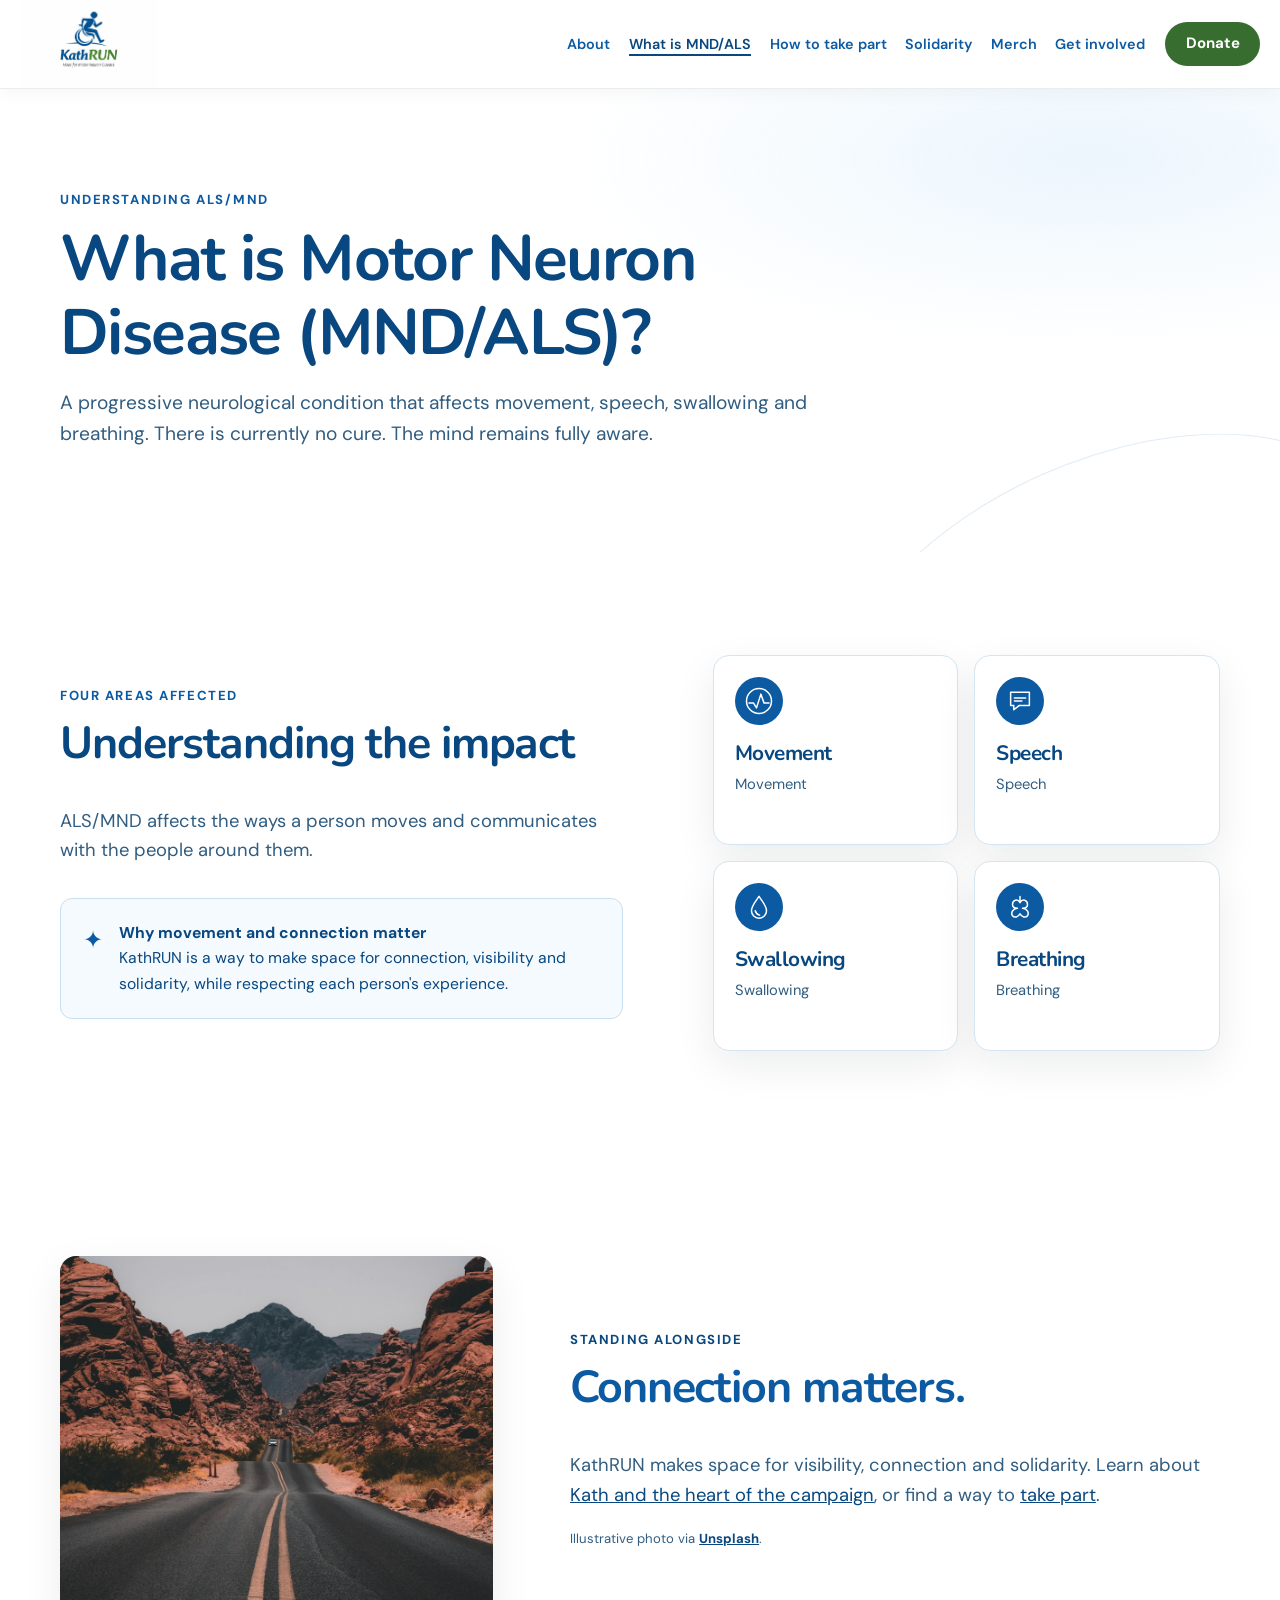
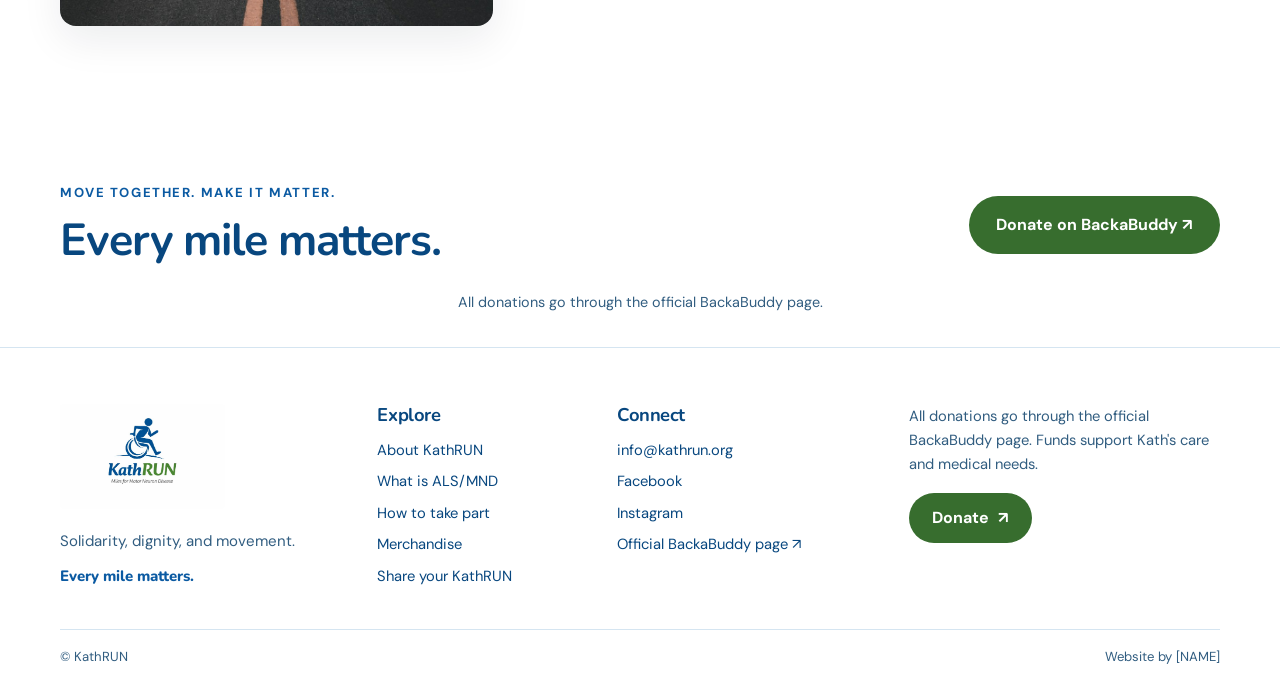
<file: mnd.html>
<!DOCTYPE html>
<html lang="en-ZA">
    <head>
        <meta charset="utf-8">
        <meta name="viewport" content="width=device-width, initial-scale=1">
        <meta name="theme-color" content="#0a1628">
        <meta name="description" content="A plain-language introduction to Motor Neuron Disease (MND/ALS), its effects on movement, speech, swallowing and breathing, and why connection matters.">
        <meta property="og:type" content="website">
        <meta property="og:title" content="What is Motor Neuron Disease (MND/ALS)? | KathRUN">
        <meta property="og:description" content="Learn about ALS/MND and the four areas it affects.">
        <meta property="og:image" content="[SITE_URL]/assets/logos/kathrun-light.jpeg">
        <meta property="og:url" content="[SITE_URL]/mnd.html">
        <meta name="twitter:card" content="summary_large_image">
        <link rel="canonical" href="[SITE_URL]/mnd.html">
        <link rel="icon" href="assets/logos/kathrun-favicon.svg" type="image/svg+xml">
        <link rel="preconnect" href="https://fonts.googleapis.com">
        <link rel="preconnect" href="https://fonts.gstatic.com" crossorigin>
        <link
            href="https://fonts.googleapis.com/css2?family=DM+Sans:wght@400;500;600;700&amp;family=Nunito:wght@500;600;700;800&amp;display=swap"
            rel="stylesheet">
        <link rel="stylesheet" href="css/styles.css">
        <script src="js/script.js" defer></script>
        <title>What is Motor Neuron Disease (MND/ALS)? | KathRUN</title>
    </head>
    <body>
        <a class="skip-link" href="#main">Skip to content</a>
        <div data-site-header></div>
        <main id="main">
            <header class="page-hero dark-section">
                <div class="container">
                    <p class="eyebrow eyebrow-light">Understanding ALS/MND</p>
                    <h1>What is Motor Neuron Disease (MND/ALS)?</h1>
                    <p class="page-lead">A progressive neurological condition that affects movement, speech, swallowing and breathing. There is currently no cure. The mind remains fully aware.</p>
                </div>
            </header>
            <section class="section mnd-section">
                <div class="container">
                    <div class="mnd-layout">
                        <div class="mnd-intro">
                            <p class="eyebrow eyebrow-light">Four areas affected</p>
                            <h2>Understanding the impact</h2>
                            <p class="section-lead">ALS/MND affects the ways a person moves and communicates with the people around them.</p>
                            <div class="note-card">
                                <span class="note-mark" aria-hidden="true">✦</span>
                                <p><strong>Why movement and connection matter</strong><br>KathRUN is a way to make space for connection, visibility and solidarity, while respecting each person's experience.</p>
                            </div>
                        </div>
                        <div class="impact-grid" role="group" aria-label="Areas affected by Motor Neuron Disease">
                            <article class="impact-card">
                                <span class="impact-icon" aria-hidden="true"><svg viewBox="0 0 48 48"><path d="M8 27h7l5 8 7-22 5 14h8"></path><circle cx="24" cy="24" r="20"></circle></svg></span>
                                <h2>Movement</h2>
                                <p>Movement</p>
                            </article>
                            <article class="impact-card">
                                <span class="impact-icon" aria-hidden="true"><svg viewBox="0 0 48 48"><path d="M9 10h30v21H23l-9 7v-7H9z"></path><path d="M15 19h18M15 24h12"></path></svg></span>
                                <h2>Speech</h2>
                                <p>Speech</p>
                            </article>
                            <article class="impact-card">
                                <span class="impact-icon" aria-hidden="true"><svg viewBox="0 0 48 48"><path d="M24 7c-5 8-12 15-12 23a12 12 0 0 0 24 0c0-8-7-15-12-23z"></path><path d="M18 30c1 4 3 6 7 7"></path></svg></span>
                                <h2>Swallowing</h2>
                                <p>Swallowing</p>
                            </article>
                            <article class="impact-card">
                                <span class="impact-icon" aria-hidden="true"><svg viewBox="0 0 48 48"><path
    d="M24 7v10M24 17c-4-7-12-4-12 3 0 4 4 6 8 6M24 17c4-7 12-4 12 3 0 4-4 6-8 6M20 26c-8 1-11 7-8 12 3 4 9 2 12-3M28 26c8 1 11 7 8 12-3 4-9 2-12-3"></path></svg></span>
                                <h2>Breathing</h2>
                                <p>Breathing</p>
                            </article>
                        </div>
                    </div>
                </div>
            </section>
            <section class="section">
                <div class="container photo-story-layout">
                    <figure class="wide-photo"><img src="assets/images/inspiration/movement-trail.jpg" alt="An open road winding through a rugged landscape." width="960" height="1440" loading="lazy"></figure>
                    <div>
                        <p class="eyebrow">Standing alongside</p>
                        <h2>Connection matters.</h2>
                        <p class="section-lead">KathRUN makes space for visibility, connection and solidarity. Learn about <a href="about.html">Kath and the heart of the campaign</a>, or find a way to <a href="take-part.html">take part</a>.</p>
                        <p class="photo-credit">Illustrative photo via <a href="https://unsplash.com" target="_blank" rel="noopener noreferrer">Unsplash</a>.</p>
                    </div>
                </div>
            </section>
            <section class="final-cta dark-section">
                <div class="container final-cta-inner">
                    <div>
                        <p class="eyebrow eyebrow-light">Move together. Make it matter.</p>
                        <h2>Every mile matters.</h2>
                    </div>
                    <a class="button button-green button-large" href="[BACKABUDDY_URL]" target="_blank" rel="noopener noreferrer">Donate on BackaBuddy ↗</a>
                </div>
                <p class="donation-note">All donations go through the official BackaBuddy page.</p>
            </section>
        </main>
        <div data-site-footer></div>
    </body>
</html>
</file>
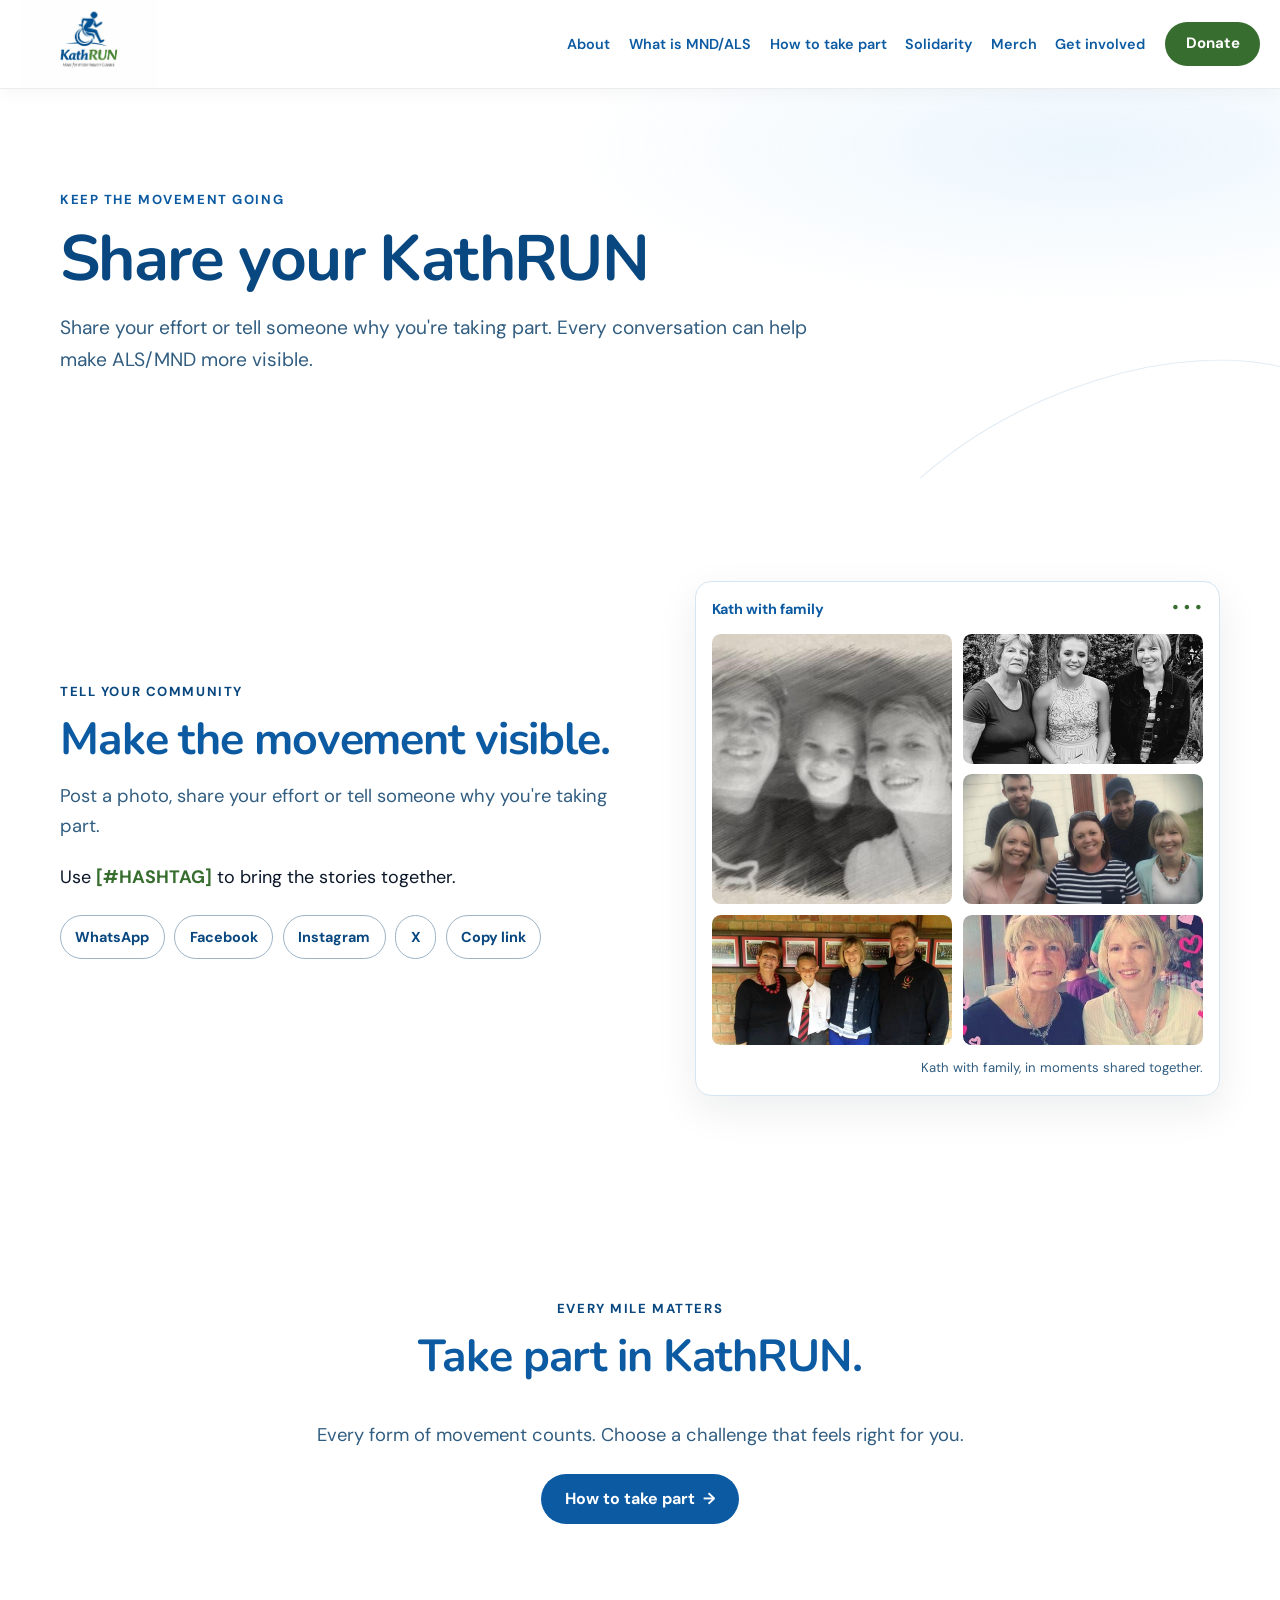
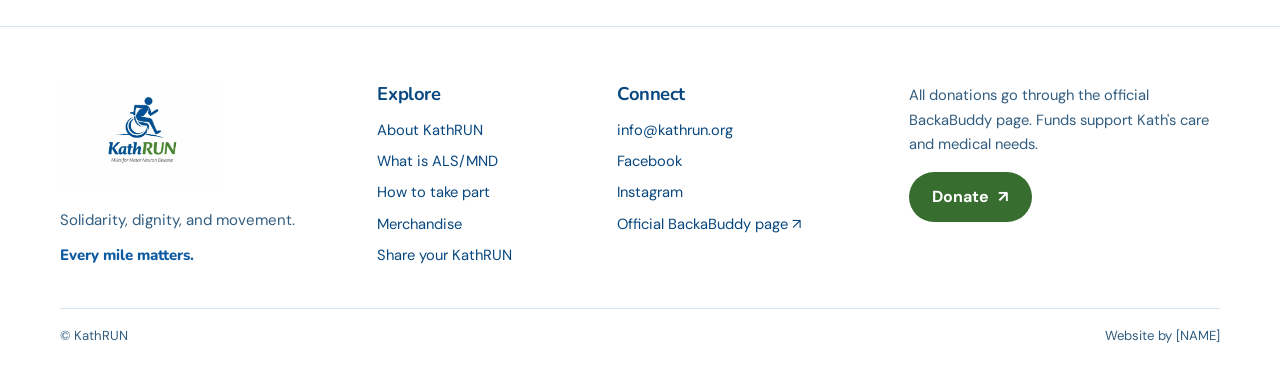
<file: share.html>
<!DOCTYPE html>
<html lang="en-ZA">
    <head>
        <meta charset="utf-8">
        <meta name="viewport" content="width=device-width, initial-scale=1">
        <meta name="theme-color" content="#0a1628">
        <meta name="description" content="Share your KathRUN movement and help make ALS/MND more visible. Find share links and photos of Kath with her family.">
        <meta property="og:type" content="website">
        <meta property="og:title" content="Share your KathRUN | KathRUN">
        <meta property="og:description" content="Every mile matters. Share the movement.">
        <meta property="og:image" content="[SITE_URL]/assets/logos/kathrun-light.jpeg">
        <meta property="og:url" content="[SITE_URL]/share.html">
        <meta name="twitter:card" content="summary_large_image">
        <link rel="canonical" href="[SITE_URL]/share.html">
        <link rel="icon" href="assets/logos/kathrun-favicon.svg" type="image/svg+xml">
        <link rel="preconnect" href="https://fonts.googleapis.com">
        <link rel="preconnect" href="https://fonts.gstatic.com" crossorigin>
        <link
            href="https://fonts.googleapis.com/css2?family=DM+Sans:wght@400;500;600;700&amp;family=Nunito:wght@500;600;700;800&amp;display=swap"
            rel="stylesheet">
        <link rel="stylesheet" href="css/styles.css">
        <script src="js/script.js" defer></script>
        <title>Share your KathRUN | KathRUN</title>
    </head>
    <body>
        <a class="skip-link" href="#main">Skip to content</a>
        <div data-site-header></div>
        <main id="main">
            <header class="page-hero dark-section">
                <div class="container">
                    <p class="eyebrow eyebrow-light">Keep the movement going</p>
                    <h1>Share your KathRUN</h1>
                    <p class="page-lead">Share your effort or tell someone why you're taking part. Every conversation can help make ALS/MND more visible.</p>
                </div>
            </header>
            <section class="section soft-section">
                <div class="container share-layout">
                    <div class="share-copy">
                        <p class="eyebrow">Tell your community</p>
                        <h2>Make the movement visible.</h2>
                        <p class="section-lead">Post a photo, share your effort or tell someone why you're taking part.</p>
                        <p class="hashtag">Use <strong>[#HASHTAG]</strong> to bring the stories together.</p>
                        <div class="share-buttons" aria-label="Share KathRUN"><a class="share-button" data-share="whatsapp" href="https://wa.me/" target="_blank" rel="noopener noreferrer">WhatsApp</a><a class="share-button" data-share="facebook" href="https://www.facebook.com/sharer/sharer.php" target="_blank" rel="noopener noreferrer">Facebook</a><a class="share-button" data-share="instagram" href="[INSTAGRAM_URL]" target="_blank" rel="noopener noreferrer">Instagram</a><a class="share-button" data-share="x" href="https://twitter.com/intent/tweet" target="_blank" rel="noopener noreferrer">X</a><button class="share-button share-copy" type="button" data-share="copy">Copy link</button></div>
                        <p class="copy-status" aria-live="polite"></p>
                    </div>
                    <div class="gallery-placeholder">
                        <div class="gallery-heading"><span>Kath with family</span><span class="gallery-dots" aria-hidden="true">● ● ●</span></div>
                        <div class="gallery-grid"><img class="gallery-tile gallery-tile-one" src="assets/images/fam1.jpg" alt="Kath with two family members in a black-and-white portrait." width="480" height="360" loading="lazy"><img class="gallery-tile gallery-tile-two" src="assets/images/fam2.jpg" alt="Kath with family members outdoors." width="960" height="744" loading="lazy"><img class="gallery-tile gallery-tile-three" src="assets/images/fam3.jpg" alt="Kath with family members in front of a brick wall." width="960" height="610" loading="lazy"><img class="gallery-tile gallery-tile-four" src="assets/images/fam4.jpeg" alt="Kath with a family member at a gathering." width="960" height="540" loading="lazy"><img class="gallery-tile gallery-tile-five" src="assets/images/kath_anni.jpg" alt="Kath with a family member in a photo decorated with hearts." width="469" height="420" loading="lazy"></div>
                        <p class="gallery-caption">Kath with family, in moments shared together.</p>
                    </div>
                </div>
            </section>
            <section class="section centered">
                <div class="container">
                    <p class="eyebrow">Every mile matters</p>
                    <h2>Take part in KathRUN.</h2>
                    <p class="section-lead centered-lead">Every form of movement counts. Choose a challenge that feels right for you.</p>
                    <a class="button button-blue" href="take-part.html">How to take part <span aria-hidden="true">→</span></a>
                </div>
            </section>
        </main>
        <div data-site-footer></div>
    </body>
</html>
</file>
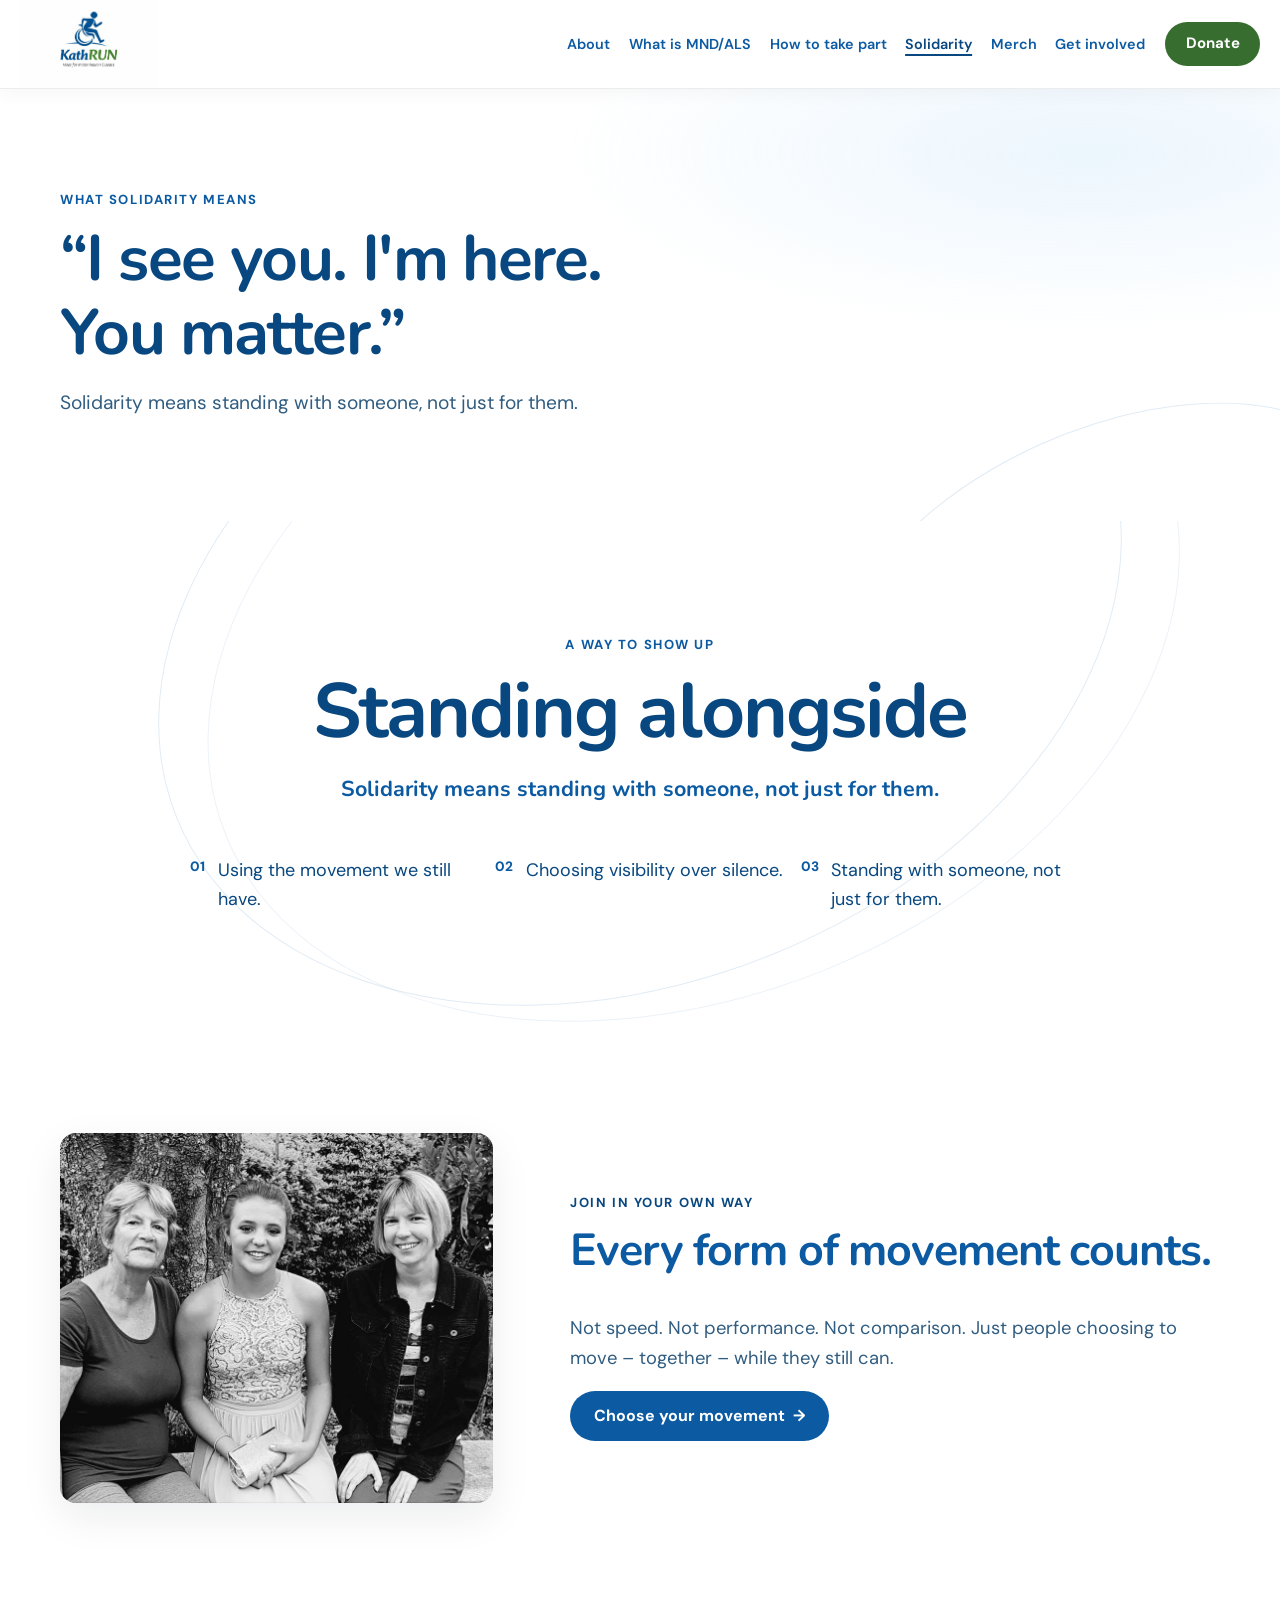
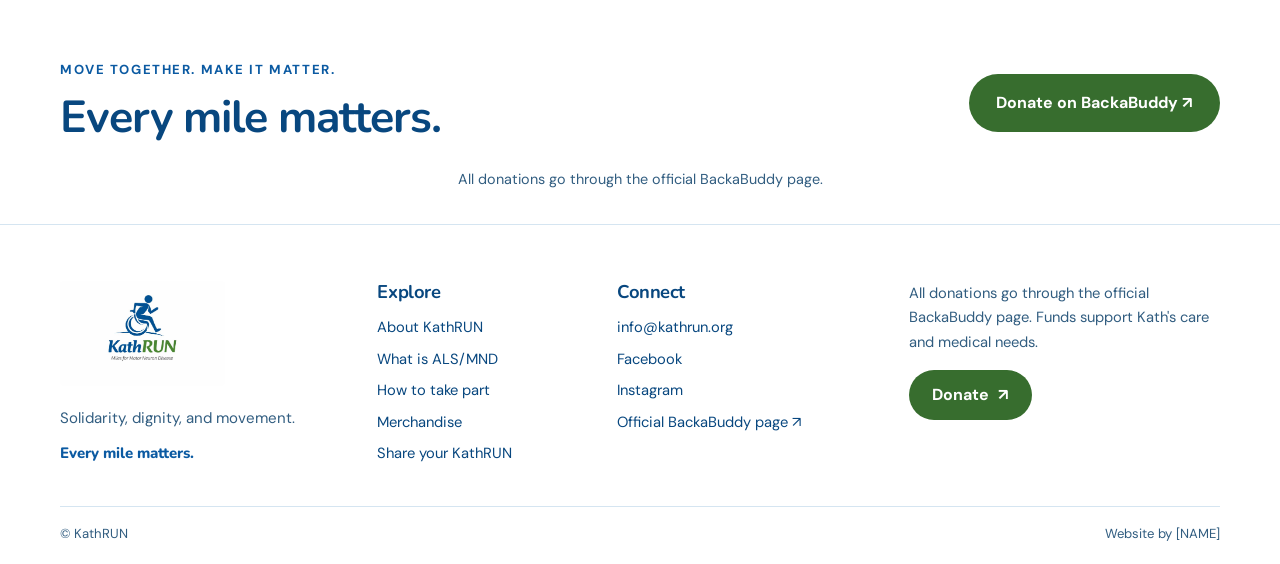
<file: solidarity.html>
<!DOCTYPE html>
<html lang="en-ZA">
    <head>
        <meta charset="utf-8">
        <meta name="viewport" content="width=device-width, initial-scale=1">
        <meta name="theme-color" content="#0a1628">
        <meta name="description" content="KathRUN is grounded in solidarity, dignity and movement. Stand with Kath and the community.">
        <meta property="og:type" content="website">
        <meta property="og:title" content="Solidarity | KathRUN">
        <meta property="og:description" content="I see you. I'm here. You matter.">
        <meta property="og:image" content="[SITE_URL]/assets/logos/kathrun-light.jpeg">
        <meta property="og:url" content="[SITE_URL]/solidarity.html">
        <meta name="twitter:card" content="summary_large_image">
        <link rel="canonical" href="[SITE_URL]/solidarity.html">
        <link rel="icon" href="assets/logos/kathrun-favicon.svg" type="image/svg+xml">
        <link rel="preconnect" href="https://fonts.googleapis.com">
        <link rel="preconnect" href="https://fonts.gstatic.com" crossorigin>
        <link
            href="https://fonts.googleapis.com/css2?family=DM+Sans:wght@400;500;600;700&amp;family=Nunito:wght@500;600;700;800&amp;display=swap"
            rel="stylesheet">
        <link rel="stylesheet" href="css/styles.css">
        <script src="js/script.js" defer></script>
        <title>Solidarity | KathRUN</title>
    </head>
    <body>
        <a class="skip-link" href="#main">Skip to content</a>
        <div data-site-header></div>
        <main id="main">
            <header class="page-hero dark-section">
                <div class="container">
                    <p class="eyebrow eyebrow-light">What solidarity means</p>
                    <h1>“I see you. I'm here.<br>You matter.”</h1>
                    <p class="page-lead">Solidarity means standing with someone, not just for them.</p>
                </div>
            </header>
            <section class="solidarity-section dark-section">
                <div class="solidarity-decoration" aria-hidden="true"></div>
                <div class="container solidarity-content">
                    <p class="eyebrow eyebrow-light">A way to show up</p>
                    <h2>Standing alongside</h2>
                    <p class="solidarity-lead">Solidarity means standing with someone, not just for them.</p>
                    <div class="solidarity-points">
                        <p><span aria-hidden="true">01</span> Using the movement we still have.</p>
                        <p><span aria-hidden="true">02</span> Choosing visibility over silence.</p>
                        <p><span aria-hidden="true">03</span> Standing with someone, not just for them.</p>
                    </div>
                </div>
            </section>
            <section class="section">
                <div class="container photo-story-layout">
                    <figure class="wide-photo"><img src="assets/images/fam2.jpg" alt="Kath with family members outdoors." width="960" height="744" loading="lazy"></figure>
                    <div>
                        <p class="eyebrow">Join in your own way</p>
                        <h2>Every form of movement counts.</h2>
                        <p class="section-lead">Not speed. Not performance. Not comparison. Just people choosing to move – together – while they still can.</p>
                        <a class="button button-blue" href="take-part.html">Choose your movement <span aria-hidden="true">→</span></a>
                    </div>
                </div>
            </section>
            <section class="final-cta dark-section">
                <div class="container final-cta-inner">
                    <div>
                        <p class="eyebrow eyebrow-light">Move together. Make it matter.</p>
                        <h2>Every mile matters.</h2>
                    </div>
                    <a class="button button-green button-large" href="[BACKABUDDY_URL]" target="_blank" rel="noopener noreferrer">Donate on BackaBuddy ↗</a>
                </div>
                <p class="donation-note">All donations go through the official BackaBuddy page.</p>
            </section>
        </main>
        <div data-site-footer></div>
    </body>
</html>
</file>
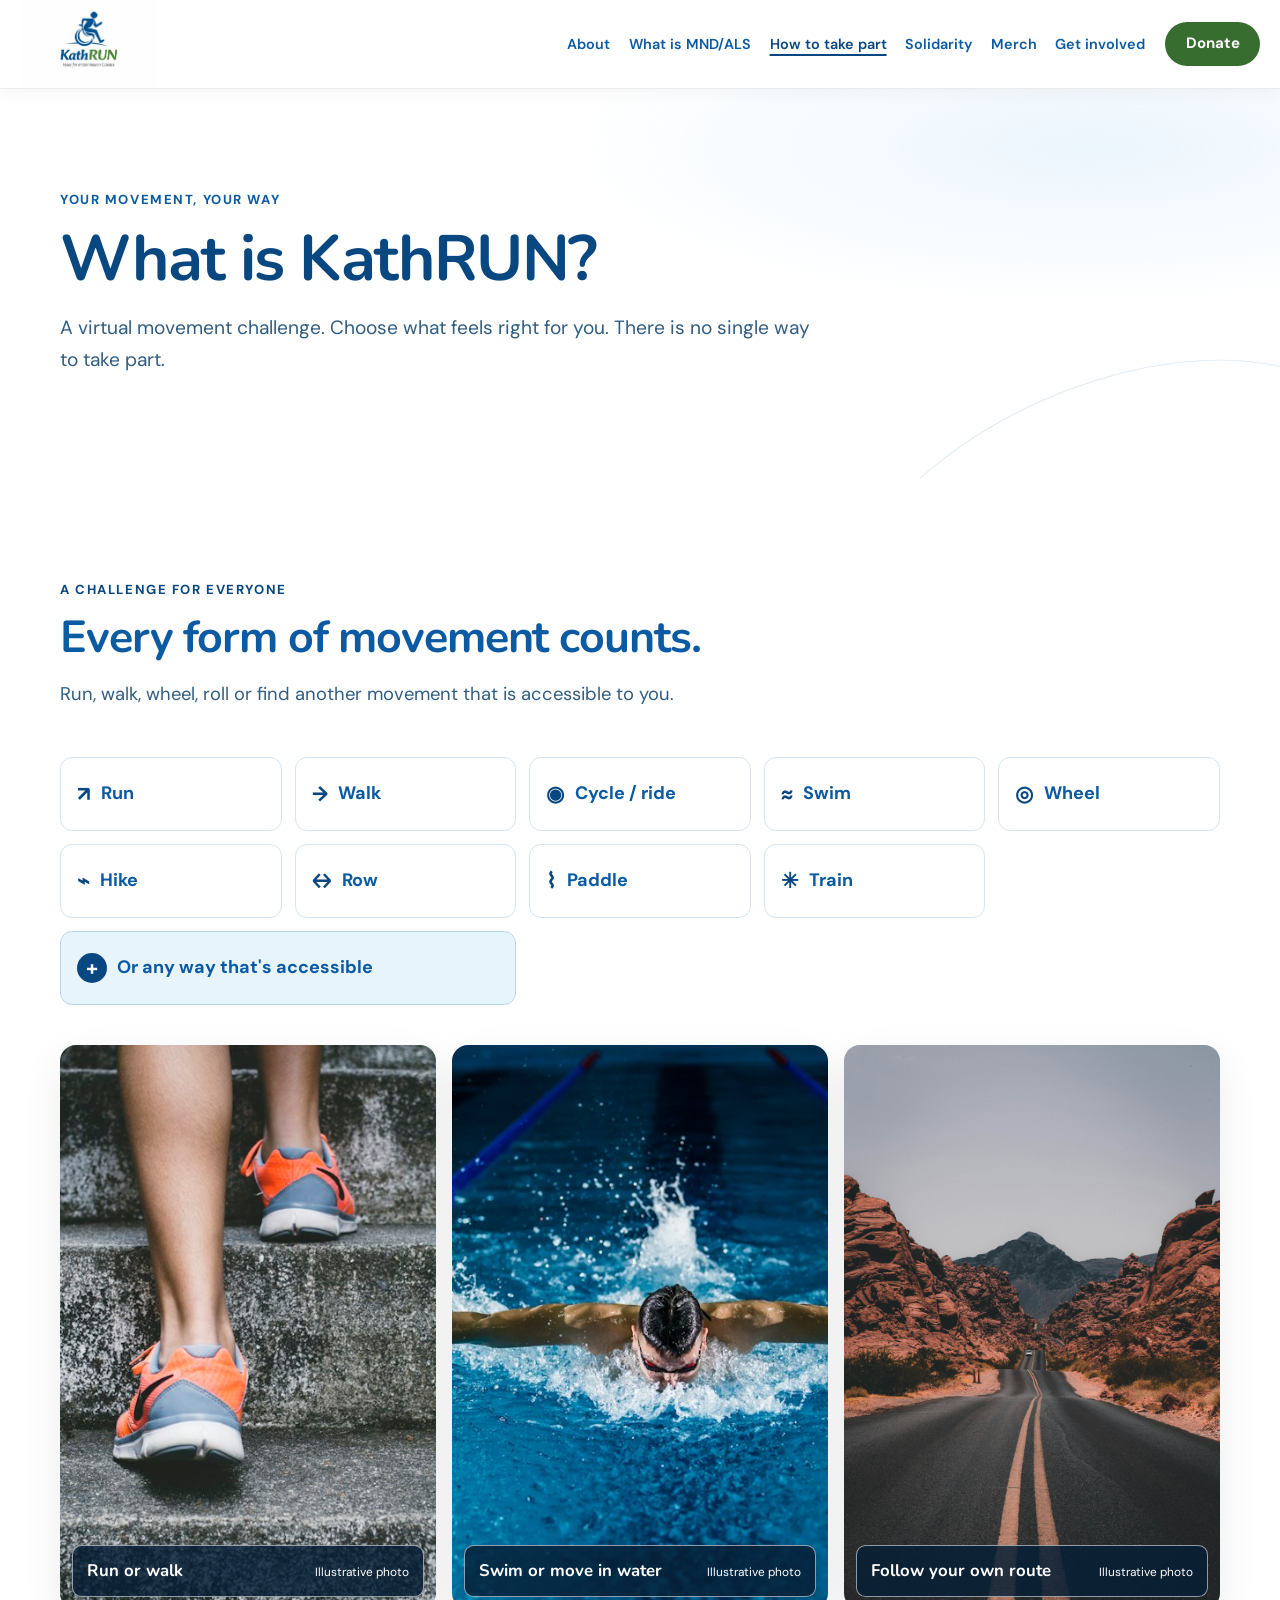
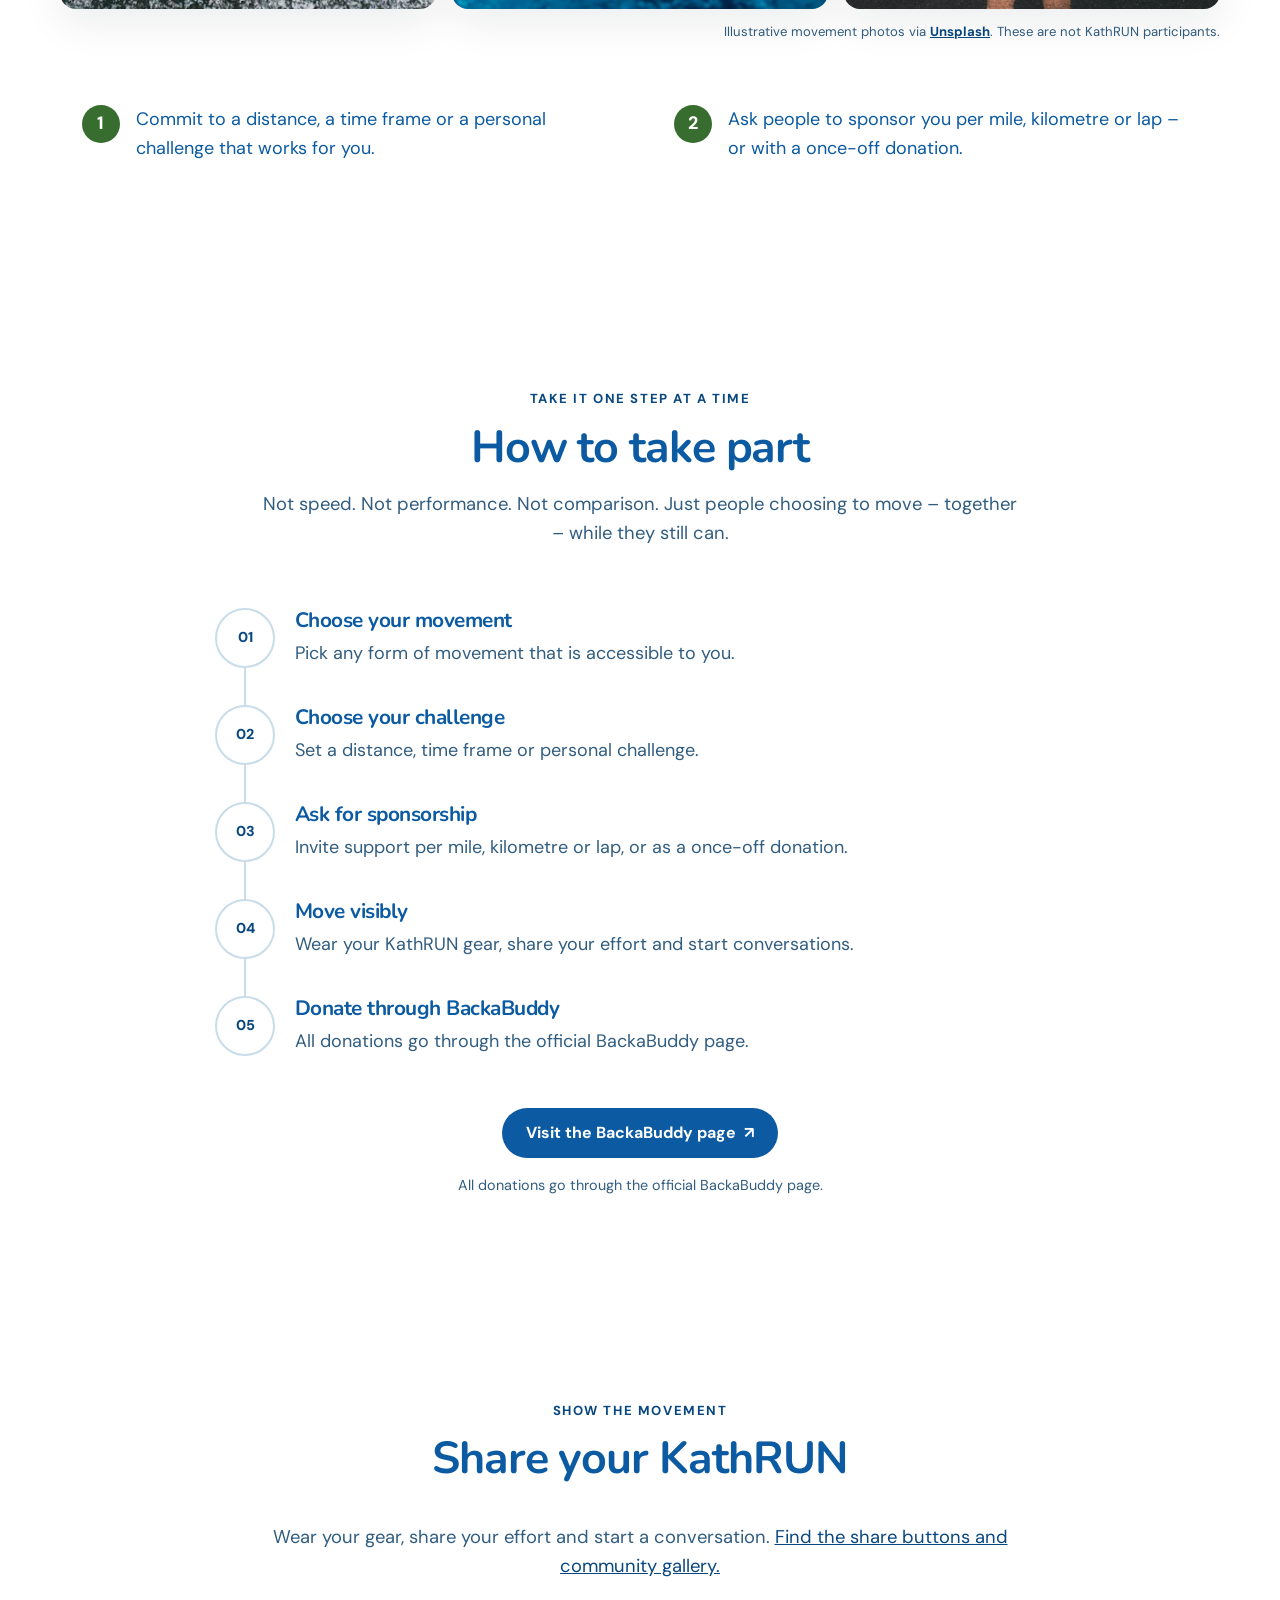
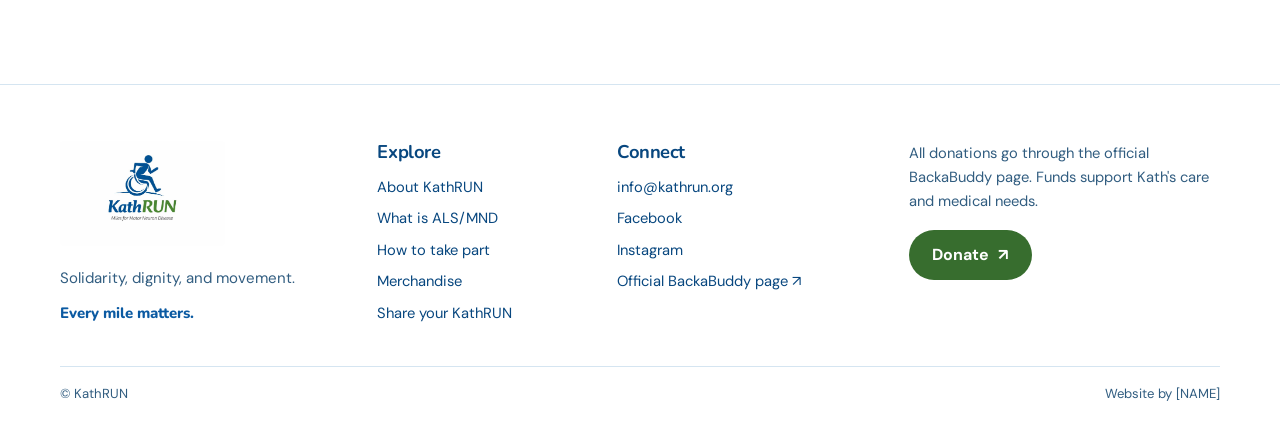
<file: take-part.html>
<!DOCTYPE html>
<html lang="en-ZA">
    <head>
        <meta charset="utf-8">
        <meta name="viewport" content="width=device-width, initial-scale=1">
        <meta name="theme-color" content="#0a1628">
        <meta name="description" content="Take part in KathRUN, a virtual movement challenge. Choose accessible movement, set a personal challenge and invite sponsorship.">
        <meta property="og:type" content="website">
        <meta property="og:title" content="How to take part | KathRUN">
        <meta property="og:description" content="Every form of movement counts. Choose your KathRUN challenge.">
        <meta property="og:image" content="[SITE_URL]/assets/logos/kathrun-light.jpeg">
        <meta property="og:url" content="[SITE_URL]/take-part.html">
        <meta name="twitter:card" content="summary_large_image">
        <link rel="canonical" href="[SITE_URL]/take-part.html">
        <link rel="icon" href="assets/logos/kathrun-favicon.svg" type="image/svg+xml">
        <link rel="preconnect" href="https://fonts.googleapis.com">
        <link rel="preconnect" href="https://fonts.gstatic.com" crossorigin>
        <link
            href="https://fonts.googleapis.com/css2?family=DM+Sans:wght@400;500;600;700&amp;family=Nunito:wght@500;600;700;800&amp;display=swap"
            rel="stylesheet">
        <link rel="stylesheet" href="css/styles.css">
        <script src="js/script.js" defer></script>
        <title>How to take part | KathRUN</title>
    </head>
    <body>
        <a class="skip-link" href="#main">Skip to content</a>
        <div data-site-header></div>
        <main id="main">
            <header class="page-hero dark-section">
                <div class="container">
                    <p class="eyebrow eyebrow-light">Your movement, your way</p>
                    <h1>What is KathRUN?</h1>
                    <p class="page-lead">A virtual movement challenge. Choose what feels right for you. There is no single way to take part.</p>
                </div>
            </header>
            <section class="section challenge-section soft-section">
                <div class="container">
                    <div class="section-heading">
                        <p class="eyebrow">A challenge for everyone</p>
                        <h2>Every form of movement counts.</h2>
                        <p class="section-lead">Run, walk, wheel, roll or find another movement that is accessible to you.</p>
                    </div>
                    <ul class="movement-grid" aria-label="Ways to take part">
                        <li><span aria-hidden="true">↗</span> Run</li>
                        <li><span aria-hidden="true">→</span> Walk</li>
                        <li><span aria-hidden="true">◉</span> Cycle / ride</li>
                        <li><span aria-hidden="true">≈</span> Swim</li>
                        <li><span aria-hidden="true">◎</span> Wheel</li>
                        <li><span aria-hidden="true">⌁</span> Hike</li>
                        <li><span aria-hidden="true">↔</span> Row</li>
                        <li><span aria-hidden="true">⌇</span> Paddle</li>
                        <li><span aria-hidden="true">✳</span> Train</li>
                        <li class="movement-any"><span aria-hidden="true">+</span> Or any way that's accessible</li>
                    </ul>
                    <div class="movement-photo-grid take-part-photo-grid">
                        <figure class="movement-photo-card">
                            <img src="assets/images/inspiration/movement-stride.jpg" alt="Running shoes stepping up outdoor stairs." width="960" height="640" loading="lazy">
                            <figcaption><strong>Run or walk</strong><span>Illustrative photo</span></figcaption>
                        </figure>
                        <figure class="movement-photo-card">
                            <img src="assets/images/inspiration/movement-swim.jpg" alt="A swimmer moving through a blue pool lane." width="960" height="640" loading="lazy">
                            <figcaption><strong>Swim or move in water</strong><span>Illustrative photo</span></figcaption>
                        </figure>
                        <figure class="movement-photo-card">
                            <img src="assets/images/inspiration/movement-trail.jpg" alt="An open road winding through a rugged landscape." width="960" height="1440" loading="lazy">
                            <figcaption><strong>Follow your own route</strong><span>Illustrative photo</span></figcaption>
                        </figure>
                    </div>
                    <p class="photo-credit">Illustrative movement photos via <a href="https://unsplash.com" target="_blank" rel="noopener noreferrer">Unsplash</a>. These are not KathRUN participants.</p>
                    <div class="challenge-details">
                        <div>
                            <span class="detail-number">1</span>
                            <p>Commit to a distance, a time frame or a personal challenge that works for you.</p>
                        </div>
                        <div>
                            <span class="detail-number">2</span>
                            <p>Ask people to sponsor you per mile, kilometre or lap – or with a once-off donation.</p>
                        </div>
                    </div>
                </div>
            </section>
            <section class="section steps-section">
                <div class="container">
                    <div class="section-heading centered">
                        <p class="eyebrow">Take it one step at a time</p>
                        <h2>How to take part</h2>
                        <p class="section-lead">Not speed. Not performance. Not comparison. Just people choosing to move – together – while they still can.</p>
                    </div>
                    <ol class="steps-list">
                        <li>
                            <span class="step-number">01</span>
                            <div>
                                <h2>Choose your movement</h2>
                                <p>Pick any form of movement that is accessible to you.</p>
                            </div>
                        </li>
                        <li>
                            <span class="step-number">02</span>
                            <div>
                                <h2>Choose your challenge</h2>
                                <p>Set a distance, time frame or personal challenge.</p>
                            </div>
                        </li>
                        <li>
                            <span class="step-number">03</span>
                            <div>
                                <h2>Ask for sponsorship</h2>
                                <p>Invite support per mile, kilometre or lap, or as a once-off donation.</p>
                            </div>
                        </li>
                        <li>
                            <span class="step-number">04</span>
                            <div>
                                <h2>Move visibly</h2>
                                <p>Wear your KathRUN gear, share your effort and start conversations.</p>
                            </div>
                        </li>
                        <li>
                            <span class="step-number">05</span>
                            <div>
                                <h2>Donate through BackaBuddy</h2>
                                <p>All donations go through the official BackaBuddy page.</p>
                            </div>
                        </li>
                    </ol>
                    <div class="centered-button">
                        <a class="button button-blue" href="[BACKABUDDY_URL]" target="_blank" rel="noopener noreferrer">Visit the BackaBuddy page <span aria-hidden="true">↗</span></a>
                        <p class="donation-note donation-note-light">All donations go through the official BackaBuddy page.</p>
                    </div>
                </div>
            </section>
            <section class="section soft-section">
                <div class="container centered">
                    <p class="eyebrow">Show the movement</p>
                    <h2>Share your KathRUN</h2>
                    <p class="section-lead centered-lead">Wear your gear, share your effort and start a conversation. <a href="share.html">Find the share buttons and community gallery.</a></p>
                </div>
            </section>
        </main>
        <div data-site-footer></div>
    </body>
</html>
</file>
<file: css/styles.css>
:root {
  color-scheme: light;
  --blue: #0b5aa2;
  --blue-dark: #08477f;
  --green: #376d2e;
  --green-bright: #78ba59;
  --navy: #0a1628;
  --navy-soft: #10233d;
  --sky: #8ec9f5;
  --ink: #0b5aa2;
  --muted: #315d80;
  --line: #d5e5f1;
  --paper: #ffffff;
  --off-white: #ffffff;
  --font-heading: "Nunito", "Trebuchet MS", sans-serif;
  --font-body: "DM Sans", Arial, sans-serif;
  --content-width: 1160px;
  --shadow-card: 0 14px 40px rgb(10 22 40 / 8%);
}

* { box-sizing: border-box; }

html {
  scroll-behavior: smooth;
  scroll-padding-top: 6rem;
}

body {
  margin: 0;
  color: var(--ink);
  background: var(--paper);
  font-family: var(--font-body);
  font-size: 18px;
  line-height: 1.65;
  -webkit-font-smoothing: antialiased;
}

img, svg { display: block; max-width: 100%; }
img { height: auto; }
a { color: var(--blue-dark); }
button, a { -webkit-tap-highlight-color: transparent; }
a:focus-visible, button:focus-visible {
  outline: 3px solid #d78300;
  outline-offset: 4px;
}

h1, h2, h3, p, figure { margin-top: 0; }
h1, h2, h3 {
  font-family: var(--font-heading);
  line-height: 1.16;
  letter-spacing: -0.025em;
}
h1 { font-size: clamp(2.55rem, 5vw, 4.65rem); }
h2 { font-size: clamp(2rem, 3.5vw, 3.2rem); }
h3 { font-size: 1.35rem; }
p:last-child { margin-bottom: 0; }

.container { width: min(var(--content-width), calc(100% - 3rem)); margin-inline: auto; }
.section { padding: clamp(4.5rem, 8vw, 7.5rem) 0; }
.soft-section { background: var(--off-white); }
.dark-section { color: var(--blue-dark); background: #fff; }
.centered { text-align: center; }
.section-heading { max-width: 760px; margin-bottom: 3rem; }
.section-heading.centered { margin-inline: auto; }
.section-heading h2 { margin-bottom: 1rem; }
.section-lead { color: var(--muted); font-size: 1.15rem; line-height: 1.6; }
.eyebrow {
  margin-bottom: 0.8rem;
  color: var(--blue-dark);
  font-size: 0.82rem;
  font-weight: 700;
  letter-spacing: 0.12em;
  line-height: 1.4;
  text-transform: uppercase;
}
.eyebrow-light { color: var(--blue); }
.skip-link {
  position: fixed;
  z-index: 1000;
  top: 0.75rem;
  left: 0.75rem;
  padding: 0.75rem 1rem;
  transform: translateY(-160%);
  border-radius: 0.35rem;
  color: var(--navy);
  background: #fff;
  font-weight: 700;
}
.skip-link:focus { transform: translateY(0); }

.site-header {
  position: sticky;
  z-index: 100;
  top: 0;
  border-bottom: 1px solid rgb(10 22 40 / 8%);
  background: rgb(255 255 255 / 97%);
  box-shadow: 0 4px 18px rgb(10 22 40 / 4%);
}
.header-inner {
  display: flex;
  width: min(1320px, calc(100% - 2.5rem));
  min-height: 82px;
  align-items: center;
  justify-content: space-between;
  margin-inline: auto;
}
.brand { display: inline-flex; flex: 0 0 auto; align-items: center; }
.brand img { width: 138px; height: auto; }
.primary-navigation { display: flex; align-items: center; gap: 1.25rem; }
.primary-navigation ul {
  display: flex;
  align-items: center;
  gap: clamp(0.7rem, 1.45vw, 1.4rem);
  margin: 0;
  padding: 0;
  list-style: none;
}
.primary-navigation a:not(.button) {
  color: var(--ink);
  font-size: 0.9rem;
  font-weight: 600;
  text-decoration: none;
}
.primary-navigation a:not(.button):hover { color: var(--blue); text-decoration: underline; text-underline-offset: 0.3em; }
.menu-toggle { display: none; }

.button {
  display: inline-flex;
  min-height: 50px;
  align-items: center;
  justify-content: center;
  gap: 0.55rem;
  padding: 0.75rem 1.35rem;
  border: 2px solid transparent;
  border-radius: 999px;
  color: #fff;
  background: var(--blue);
  font-family: var(--font-body);
  font-size: 1rem;
  font-weight: 700;
  line-height: 1.25;
  text-align: center;
  text-decoration: none;
  transition: background-color 160ms ease, transform 160ms ease;
}
.button:hover { color: #fff; background: var(--blue-dark); transform: translateY(-2px); }
.button-small { min-height: 44px; padding: 0.55rem 1.15rem; font-size: 0.94rem; }
.button-green { color: #fff; background: var(--green); }
.button-green:hover { background: #285923; }
.button-outline-light { border-color: var(--blue); color: var(--blue-dark); background: #fff; }
.button-outline-light:hover { border-color: var(--blue); color: #fff; background: var(--blue); }
.button-outline-blue { border-color: var(--blue); color: var(--blue-dark); background: transparent; }
.button-outline-blue:hover { color: #fff; background: var(--blue); }
.button-large { min-height: 58px; padding-inline: 1.6rem; }
.button-row { display: flex; flex-wrap: wrap; gap: 0.9rem; }

.hero {
  position: relative;
  overflow: hidden;
  padding: clamp(3.75rem, 7vw, 6.5rem) 0 4.5rem;
  background:
    radial-gradient(ellipse at 85% 22%, rgb(142 201 245 / 25%), transparent 34%),
    radial-gradient(ellipse at 8% 85%, rgb(120 186 89 / 8%), transparent 34%),
    #fff;
}
.hero-layout {
  position: relative;
  z-index: 1;
  display: grid;
  grid-template-columns: 1.08fr 0.92fr;
  align-items: center;
  gap: clamp(2rem, 6vw, 5rem);
}
.hero-copy { max-width: 700px; }
.hero h1 { max-width: 720px; margin-bottom: 1.2rem; }
.hero h1 span {
  display: block;
  color: var(--blue);
  font-size: 0.64em;
  letter-spacing: -0.015em;
}
.hero-intro {
  max-width: 590px;
  margin-bottom: 1.2rem;
  color: var(--muted);
  font-size: 1.15rem;
}
.hero-kicker {
  display: inline-flex;
  align-items: center;
  gap: 0.55rem;
  margin-bottom: 1.4rem;
  padding: 0.45rem 0.8rem;
  border: 1px solid #cfe5d0;
  border-radius: 999px;
  color: #285923;
  background: #f1f8ef;
  font-size: 0.9rem;
  font-weight: 700;
}
.hero-kicker::before {
  width: 0.55rem;
  height: 0.55rem;
  border-radius: 50%;
  background: var(--green);
  content: "";
}
.hero-promise {
  margin: 1.5rem 0 0.75rem;
  color: var(--blue);
  font-family: var(--font-heading);
  font-size: 1.45rem;
  font-weight: 800;
}
.hero-movement-options {
  display: flex;
  flex-wrap: wrap;
  gap: 0.5rem;
  margin: 0;
  padding: 0;
  list-style: none;
}
.hero-movement-options li {
  padding: 0.3rem 0.7rem;
  border-radius: 999px;
  color: var(--blue-dark);
  background: #eaf5fc;
  font-size: 0.9rem;
  font-weight: 700;
}
.hero-portrait {
  position: relative;
  display: flex;
  width: min(100%, 500px);
  min-height: 580px;
  flex-direction: column;
  align-items: center;
  justify-self: end;
  justify-content: flex-end;
  overflow: hidden;
  margin: 0;
  border: 1px solid #d5e8f5;
  border-radius: 2rem 6rem 2rem 2rem;
  background:
    radial-gradient(ellipse at 50% 40%, rgb(142 201 245 / 34%), transparent 52%),
    linear-gradient(145deg, #f3f9fd, #e6f3fb);
  box-shadow: 0 24px 60px rgb(11 90 162 / 12%);
}
.hero-portrait::before,
.hero-portrait::after {
  position: absolute;
  border: 1px solid rgb(11 90 162 / 12%);
  border-radius: 50%;
  content: "";
  pointer-events: none;
}
.hero-portrait::before {
  top: 3rem;
  right: -5rem;
  width: 17rem;
  height: 17rem;
}
.hero-portrait::after {
  top: 4.5rem;
  right: -3.5rem;
  width: 14rem;
  height: 14rem;
}
.hero-portrait img {
  position: relative;
  z-index: 1;
  display: block;
  width: auto;
  max-width: min(82%, 350px);
  height: min(66vh, 500px);
  object-fit: contain;
  object-position: center bottom;
  border-radius: 1.25rem 1.25rem 0 0;
  box-shadow: 0 18px 45px rgb(10 22 40 / 16%);
  animation: hero-arrive 850ms 140ms both, hero-float 6s 1.2s ease-in-out infinite;
}
.hero-portrait figcaption {
  position: relative;
  z-index: 1;
  display: grid;
  width: 100%;
  gap: 0.15rem;
  padding: 1rem 1.4rem 1.15rem;
  border-top: 1px solid rgb(11 90 162 / 12%);
  color: var(--blue-dark);
  background: rgb(255 255 255 / 90%);
  line-height: 1.45;
}
.hero-portrait figcaption strong {
  font-family: var(--font-heading);
  font-size: 1.05rem;
}
.hero-portrait figcaption span { color: var(--muted); font-size: 0.9rem; }
.hero-ribbon {
  position: absolute;
  width: 600px;
  height: 260px;
  border: 1px solid rgb(142 201 245 / 15%);
  border-radius: 50%;
  transform: rotate(-28deg);
  pointer-events: none;
}
.hero-ribbon-one { right: -260px; bottom: -180px; }
.hero-ribbon-two { right: -300px; bottom: -220px; width: 720px; height: 320px; border-color: rgb(142 201 245 / 9%); }
.hero-bottom-line { position: absolute; right: 0; bottom: 0; left: 0; height: 5px; background: linear-gradient(90deg, var(--blue), var(--sky), var(--green-bright)); }

.home-heart-section { background: linear-gradient(180deg, #fff 0%, #f5faff 100%); }
.home-gallery-section { padding-top: 4rem; }
.home-next {
  background:
    radial-gradient(ellipse at 90% 15%, rgb(142 201 245 / 18%), transparent 32%),
    #f4f9fd;
}
.home-next-grid { grid-template-columns: repeat(4, minmax(0, 1fr)); gap: 1rem; }
.home-next-card {
  display: flex;
  min-height: 270px;
  flex-direction: column;
  padding: 1.5rem;
  border-top: 4px solid var(--blue);
}
.home-next-card:nth-child(2) { border-top-color: var(--green); }
.home-next-card:nth-child(3) { border-top-color: #69a9d8; }
.home-next-card:nth-child(4) { border-top-color: #87ad53; }
.home-next-card h3 {
  margin: 0.5rem 0;
  color: var(--blue-dark);
  font-size: 1.6rem;
}
.home-next-card .text-link {
  display: flex;
  align-items: center;
  justify-content: space-between;
  gap: 0.5rem;
  margin-top: auto;
}
.final-cta.home-final-cta {
  padding: clamp(2.5rem, 6vw, 5rem) 0;
  background: linear-gradient(135deg, #e8f4fc, #f8fbfe 60%, #eef6e9);
}
.home-final-cta .final-cta-inner {
  padding: clamp(1.75rem, 5vw, 3.5rem);
  border: 1px solid #d5e5f1;
  border-radius: 1.5rem;
  background: #fff;
  box-shadow: var(--shadow-card);
}
.home-final-cta .final-cta-inner h2 {
  color: var(--blue-dark);
  font-size: clamp(2rem, 4vw, 3rem);
}
.home-final-cta .donation-note { margin-top: 1rem; }

.heart-section { padding-bottom: 5.5rem; }
.principle-grid { display: grid; grid-template-columns: repeat(3, 1fr); gap: 1.25rem; }
.principle-card { position: relative; padding: 2rem 1.8rem; border: 1px solid var(--line); border-radius: 1rem; background: #fff; box-shadow: var(--shadow-card); }
.principle-number { display: inline-flex; width: 42px; height: 42px; align-items: center; justify-content: center; margin-bottom: 1.25rem; border-radius: 50%; color: var(--blue-dark); background: #e4f2fc; font-size: 0.8rem; font-weight: 800; }
.principle-card h3 { margin-bottom: 0.6rem; }
.principle-card p { margin-bottom: 0; color: var(--muted); }
.movement-manifesto { max-width: 920px; margin: 2.5rem auto 0; color: var(--navy); font-family: var(--font-heading); font-size: clamp(1.35rem, 2.4vw, 1.9rem); font-weight: 700; line-height: 1.45; text-align: center; }

.story-layout { display: grid; grid-template-columns: 1fr 0.9fr; align-items: center; gap: clamp(2rem, 7vw, 6rem); }
.story-copy .section-lead { color: var(--ink); }
.story-copy h3 { margin: 1.8rem 0 0.75rem; font-size: 1.15rem; }
.check-list { display: grid; gap: 0.65rem; margin: 0; padding: 0; list-style: none; }
.check-list li { position: relative; padding-left: 1.8rem; }
.check-list li::before { position: absolute; top: 0.1rem; left: 0; color: var(--green); content: "✓"; font-weight: 800; }
.story-photo { overflow: hidden; width: min(100%, 430px); justify-self: center; margin: 0; border-radius: 1.25rem; background: #e4edf4; box-shadow: var(--shadow-card); }
.story-photo img { width: 100%; height: auto; max-height: none; object-fit: contain; object-position: center; }
.story-photo figcaption { padding: 0.8rem 1rem; color: var(--muted); font-size: 0.9rem; }

.mnd-section { color: var(--blue-dark); background: #fff; }
.mnd-layout { display: grid; grid-template-columns: 1fr 0.9fr; align-items: center; gap: clamp(2.5rem, 7vw, 6rem); }
.mnd-intro h2 { max-width: 620px; }
.mnd-intro .section-lead { color: var(--muted); }
.note-card { display: flex; gap: 1rem; align-items: flex-start; margin-top: 2rem; padding: 1.3rem 1.4rem; border: 1px solid #c8dff0; border-radius: 0.75rem; background: #f5faff; }
.note-card p { margin: 0; color: var(--blue-dark); font-size: 0.98rem; }
.note-card strong { color: var(--blue-dark); }
.note-mark { flex: 0 0 auto; color: var(--blue); font-size: 1.5rem; }
.impact-grid { display: grid; grid-template-columns: repeat(2, 1fr); gap: 1rem; }
.impact-card { min-height: 190px; padding: 1.3rem; border: 1px solid var(--line); border-radius: 1rem; background: #fff; box-shadow: var(--shadow-card); }
.impact-icon { display: flex; width: 48px; height: 48px; align-items: center; justify-content: center; margin-bottom: 1rem; border-radius: 50%; color: #fff; background: var(--blue); }
.impact-icon svg { width: 30px; height: 30px; fill: none; stroke: currentColor; stroke-linecap: round; stroke-linejoin: round; stroke-width: 2.4; }
.impact-card h3 { margin-bottom: 0.35rem; color: var(--blue-dark); font-size: 1.15rem; }
.impact-card p { margin-bottom: 0; color: var(--muted); font-size: 0.92rem; }

.challenge-section { background: #fff; }
.movement-grid { display: grid; grid-template-columns: repeat(5, 1fr); gap: 0.8rem; margin: 0; padding: 0; list-style: none; }
.movement-grid li { display: flex; min-height: 74px; align-items: center; gap: 0.65rem; padding: 0.8rem 1rem; border: 1px solid var(--line); border-radius: 0.75rem; background: #fff; font-weight: 700; }
.movement-grid li span { color: var(--blue-dark); font-size: 1.3rem; font-weight: 800; }
.movement-grid .movement-any { grid-column: span 2; border-color: #b7d6ed; background: #e8f4fc; }
.movement-any span { display: flex; width: 30px; height: 30px; align-items: center; justify-content: center; border-radius: 50%; color: #fff !important; background: var(--blue-dark); }
.challenge-details { display: grid; grid-template-columns: repeat(2, 1fr); gap: 1.5rem; margin-top: 2.5rem; }
.challenge-details > div { display: flex; align-items: flex-start; gap: 1rem; padding: 1.35rem; border-radius: 0.8rem; background: #fff; }
.challenge-details p { margin: 0; }
.detail-number { display: inline-flex; flex: 0 0 auto; width: 38px; height: 38px; align-items: center; justify-content: center; border-radius: 50%; color: #fff; background: var(--green); font-weight: 800; }

.steps-list { position: relative; display: grid; max-width: 850px; gap: 0; margin: 0 auto 2.5rem; padding: 0; list-style: none; }
.steps-list::before { position: absolute; top: 1.9rem; bottom: 1.9rem; left: 29px; width: 2px; background: #c8dce9; content: ""; }
.steps-list li { position: relative; display: grid; grid-template-columns: 60px 1fr; gap: 1.25rem; padding: 0.7rem 0 1.55rem; }
.steps-list li:last-child { padding-bottom: 0.7rem; }
.step-number { z-index: 1; display: flex; width: 60px; height: 60px; align-items: center; justify-content: center; border: 2px solid #c8dce9; border-radius: 50%; color: var(--blue-dark); background: #fff; font-size: 0.9rem; font-weight: 800; }
.steps-list h3 { margin: 0.25rem 0 0.3rem; }
.steps-list p { margin: 0; color: var(--muted); }
.centered-button { text-align: center; }

.solidarity-section { position: relative; overflow: hidden; padding: clamp(5rem, 9vw, 8rem) 0; }
.solidarity-content { position: relative; z-index: 1; max-width: 900px; text-align: center; }
.solidarity-content h2 { margin-bottom: 1rem; color: var(--blue-dark); font-size: clamp(2.5rem, 6vw, 4.8rem); }
.solidarity-lead { color: var(--blue); font-family: var(--font-heading); font-size: 1.35rem; font-weight: 700; }
.solidarity-points { display: grid; grid-template-columns: repeat(3, 1fr); gap: 1rem; margin-top: 3rem; text-align: left; }
.solidarity-points p { display: flex; gap: 0.8rem; align-items: flex-start; margin: 0; color: var(--blue-dark); }
.solidarity-points span { color: var(--blue); font-size: 0.85rem; font-weight: 800; }
.solidarity-decoration { position: absolute; top: -240px; left: 50%; width: 1000px; height: 700px; border: 1px solid rgb(11 90 162 / 12%); border-radius: 50%; transform: translateX(-50%) rotate(-22deg); }
.solidarity-decoration::after { position: absolute; inset: 34px -50px -35px 38px; border: 1px solid rgb(11 90 162 / 8%); border-radius: 50%; content: ""; }

.merch-heading { display: flex; max-width: none; align-items: end; justify-content: space-between; gap: 3rem; }
.merch-heading .section-lead { max-width: 510px; margin-bottom: 0.35rem; }
.product-grid { display: grid; grid-template-columns: repeat(3, 1fr); gap: 1.25rem; }
.product-card { overflow: hidden; border: 1px solid var(--line); border-radius: 1rem; background: #fff; box-shadow: var(--shadow-card); }
.product-image-placeholder { display: flex; min-height: 250px; align-items: center; justify-content: center; padding: 1rem; color: #31475b; background: linear-gradient(145deg, #dceaf4, #eff4f7 55%, #cbdfea); text-align: center; }
.product-image-second { background: linear-gradient(145deg, #e5eddd, #f5f7f2 55%, #d2e2c7); }
.product-image-third { background: linear-gradient(145deg, #dce1ec, #f6f7fa 55%, #c9d1e0); }
.product-image-placeholder span { padding: 0.45rem 0.7rem; border: 1px dashed #617d94; border-radius: 0.4rem; background: rgb(255 255 255 / 55%); font-size: 0.9rem; }
.product-info { padding: 1.4rem; }
.product-info h3 { margin-bottom: 0.35rem; }
.product-price { margin-bottom: 1rem; color: var(--muted); font-weight: 700; }
.product-info .button { width: 100%; }
.merch-note { margin-top: 1.25rem; color: var(--muted); font-size: 0.9rem; }

.help-section { padding-bottom: 6rem; }
.help-grid { display: grid; grid-template-columns: repeat(5, 1fr); gap: 0.9rem; }
.help-card { min-height: 245px; padding: 1.35rem 1.15rem; border: 1px solid var(--line); border-radius: 0.9rem; background: #fff; }
.help-index { display: inline-flex; width: 34px; height: 34px; align-items: center; justify-content: center; margin-bottom: 1rem; border-radius: 50%; color: var(--blue-dark); background: #e4f2fc; font-size: 0.75rem; font-weight: 800; }
.help-card h3 { margin-bottom: 0.45rem; }
.help-card p { margin-bottom: 0.8rem; color: var(--muted); font-size: 0.96rem; }
.help-card a { color: var(--blue-dark); font-weight: 700; text-decoration-thickness: 1px; text-underline-offset: 0.2em; }

.share-layout { display: grid; grid-template-columns: 1fr 0.94fr; align-items: center; gap: clamp(2rem, 6vw, 5rem); }
.share-copy h2 { margin-bottom: 1rem; }
.hashtag { margin: 1.4rem 0; color: var(--navy); }
.hashtag strong { color: var(--green); }
.share-buttons { display: flex; flex-wrap: wrap; gap: 0.6rem; }
.share-button { display: inline-flex; min-height: 44px; align-items: center; justify-content: center; padding: 0.55rem 0.9rem; border: 1px solid #9db4c6; border-radius: 999px; color: var(--blue-dark); background: #fff; font: inherit; font-size: 0.9rem; font-weight: 700; text-decoration: none; cursor: pointer; }
.share-button:hover { border-color: var(--blue); color: #fff; background: var(--blue); }
.copy-status { min-height: 1.5em; margin-top: 0.75rem; color: var(--green); font-size: 0.9rem; }
.gallery-placeholder { padding: 1rem; border: 1px solid var(--line); border-radius: 1rem; background: #fff; box-shadow: var(--shadow-card); }
.gallery-heading { display: flex; justify-content: space-between; margin-bottom: 0.8rem; color: var(--ink); font-size: 0.9rem; font-weight: 700; }
.gallery-dots { color: var(--green); font-size: 0.65rem; letter-spacing: 0.15em; }
.gallery-grid { display: grid; grid-template-columns: 1fr 1fr; grid-auto-rows: 130px; gap: 0.65rem; }
.gallery-tile { width: 100%; height: 100%; min-width: 0; border-radius: 0.55rem; object-fit: cover; }
.gallery-tile-one { grid-row: span 2; object-position: center; }
.gallery-tile-five { object-position: center 30%; }
.gallery-caption { margin: 0.75rem 0 0; color: var(--muted); font-size: 0.82rem; text-align: right; }

.final-cta { padding: 3.5rem 0 2rem; background: #fff; }
.final-cta-inner { display: flex; align-items: center; justify-content: space-between; gap: 2rem; }
.final-cta h2 { margin-bottom: 0; color: var(--blue-dark); }
.donation-note { margin: 1.5rem auto 0; padding-inline: 1.5rem; color: var(--muted); font-size: 0.9rem; text-align: center; }

.site-footer { padding: 3.5rem 0 1.25rem; color: var(--blue-dark); background: #fff; border-top: 1px solid var(--line); }
.footer-main { display: grid; grid-template-columns: 1.1fr 0.8fr 1fr 1.2fr; gap: 2rem; padding-bottom: 2.5rem; }
.footer-brand .brand img { width: 165px; border-radius: 0.3rem; }
.footer-brand p { margin: 0.65rem 0 0; color: var(--muted); font-size: 0.94rem; }
.footer-brand .footer-promise { color: var(--blue); font-family: var(--font-heading); font-weight: 800; }
.footer-links { display: flex; flex-direction: column; align-items: flex-start; gap: 0.45rem; }
.footer-links h2 { margin-bottom: 0.35rem; color: var(--blue-dark); font-size: 1.15rem; }
.footer-links a { color: var(--blue-dark); font-size: 0.92rem; text-decoration: none; }
.footer-links a:hover { color: var(--blue); text-decoration: underline; text-underline-offset: 0.2em; }
.footer-donate p { margin-bottom: 1rem; color: var(--muted); font-size: 0.92rem; }
.footer-bottom { display: flex; justify-content: space-between; gap: 1rem; padding-top: 1rem; border-top: 1px solid var(--line); color: var(--muted); font-size: 0.82rem; }
.footer-bottom p { margin: 0; }

.page-hero { position: relative; overflow: hidden; padding: clamp(4rem, 8vw, 6.5rem) 0; background: radial-gradient(ellipse at 85% 15%, rgb(142 201 245 / 17%), transparent 34%), #fff; }
.page-hero::after { position: absolute; right: -120px; bottom: -240px; width: 580px; height: 330px; border: 1px solid rgb(11 90 162 / 12%); border-radius: 50%; transform: rotate(-24deg); content: ""; pointer-events: none; }
.page-hero .container { position: relative; z-index: 1; }
.page-hero h1 { max-width: 860px; margin-bottom: 1rem; color: var(--blue-dark); }
.page-lead { max-width: 760px; margin-bottom: 0; color: var(--muted); font-size: 1.2rem; }
.subheading { margin-top: 1.8rem; font-size: 1.25rem; }
.centered-lead { max-width: 760px; margin-inline: auto; margin-bottom: 1.5rem; }
.centered-button .donation-note-light { margin-top: 1rem; color: var(--muted); }
.home-links { display: flex; flex-wrap: wrap; align-items: center; justify-content: center; gap: 1.25rem; margin-top: 2rem; }
.text-link { color: var(--blue-dark); font-weight: 700; text-decoration-thickness: 1px; text-underline-offset: 0.25em; }
.home-next-grid { display: grid; grid-template-columns: repeat(4, minmax(0, 1fr)); gap: 1rem; }
.home-next-card { display: flex; min-height: 270px; flex-direction: column; padding: 1.5rem; border: 1px solid var(--line); border-top: 4px solid var(--blue); border-radius: 1rem; color: var(--ink); background: var(--paper); box-shadow: var(--shadow-card); text-decoration: none; transition: transform 180ms ease, box-shadow 180ms ease; }
.home-next-card:hover { color: var(--ink); transform: translateY(-4px); box-shadow: 0 20px 45px rgb(10 22 40 / 13%); }
.home-next-card h3 { margin: 0.5rem 0; color: var(--blue-dark); font-size: 1.6rem; }
.home-next-card p { margin-bottom: 1rem; color: var(--muted); }
.product-info h2, .principle-card h2, .impact-card h2, .help-card h2, .steps-list h2 { margin: 0 0 0.45rem; font-size: 1.3rem; }
.product-info h2 { margin-bottom: 0.35rem; }
.impact-card h2 { color: var(--blue-dark); }
.menu-toggle-label { font-size: 0.9rem; }
.primary-navigation a[aria-current="page"]:not(.button) { color: var(--blue-dark); text-decoration: underline; text-decoration-thickness: 2px; text-underline-offset: 0.35em; }
.movement-gallery-section { padding-top: 2rem; }
.movement-photo-grid { display: grid; grid-template-columns: repeat(3, 1fr); gap: 1rem; }
.movement-photo-card { position: relative; overflow: hidden; min-height: 260px; margin: 0; border-radius: 1rem; background: #e7f0f7; box-shadow: var(--shadow-card); }
.movement-photo-card img { width: 100%; height: 100%; min-height: 260px; object-fit: cover; transition: transform 450ms cubic-bezier(.2,.7,.2,1); }
.movement-photo-card:hover img { transform: scale(1.035); }
.movement-photo-card figcaption { position: absolute; right: 0.75rem; bottom: 0.75rem; left: 0.75rem; display: flex; align-items: baseline; justify-content: space-between; gap: 0.5rem; padding: 0.7rem 0.85rem; border: 1px solid rgb(255 255 255 / 55%); border-radius: 0.6rem; color: #fff; background: rgb(7 31 54 / 82%); font-size: 0.94rem; }
.movement-photo-card figcaption strong { font-family: var(--font-heading); font-size: 1.05rem; }
.movement-photo-card figcaption span { font-size: 0.74rem; }
.photo-credit { margin: 0.8rem 0 0; color: var(--muted); font-size: 0.82rem; text-align: right; }
.photo-credit a { color: var(--blue-dark); font-weight: 700; }
.family-photo-grid { display: grid; grid-template-columns: repeat(3, 1fr); gap: 1rem; }
.family-photo-grid figure { overflow: hidden; margin: 0; border-radius: 0.9rem; background: #fff; box-shadow: var(--shadow-card); }
.family-photo-grid img { width: 100%; aspect-ratio: 4 / 3; object-fit: cover; }
.family-photo-grid figcaption { padding: 0.75rem 1rem; color: var(--blue-dark); font-size: 0.92rem; font-weight: 600; }
.photo-story-layout { display: grid; grid-template-columns: minmax(240px, 0.8fr) 1.2fr; align-items: center; gap: clamp(2rem, 6vw, 5rem); }
.wide-photo { overflow: hidden; max-height: 430px; margin: 0; border-radius: 1rem; background: #e6eef4; box-shadow: var(--shadow-card); }
.wide-photo img { width: 100%; height: 370px; object-fit: cover; object-position: center 60%; }
.wide-photo + div .photo-credit { text-align: left; }
.take-part-photo-grid { margin-top: 2.5rem; }
.story-copy > h2 { max-width: 650px; color: var(--blue-dark); }
.family-prompt { margin-top: 1.35rem; padding: 1rem 1.15rem; border-left: 4px solid var(--blue); border-radius: 0 0.6rem 0.6rem 0; color: var(--muted); background: #edf6fc; font-size: 0.96rem; }
.family-story-layout { display: grid; grid-template-columns: 1fr 0.9fr; align-items: center; gap: clamp(2rem, 6vw, 5rem); }
.family-story-copy h2, .movement-about-intro h2 { color: var(--blue-dark); }
.family-feature-photo { overflow: hidden; margin: 0; border-radius: 1rem; background: #e4edf4; box-shadow: var(--shadow-card); }
.family-feature-photo img { width: 100%; max-height: 420px; object-fit: cover; }
.family-feature-photo figcaption { padding: 0.75rem 1rem; color: var(--blue-dark); font-size: 0.9rem; font-weight: 600; }
.kath-quote { max-width: 860px; margin: 0; padding: clamp(1.5rem, 5vw, 3rem); border-left: 5px solid var(--blue); border-radius: 0 1rem 1rem 0; background: #edf6fc; }
.kath-quote p { margin: 0; color: var(--blue-dark); font-family: var(--font-heading); font-size: clamp(1.4rem, 3vw, 2rem); font-weight: 700; }
.movement-about-section { background: #f4f9fd; }
.movement-about-intro { max-width: 900px; margin-bottom: 3rem; }
.movement-message { display: inline-block; margin: 0.5rem 0 0; padding: 0.65rem 1rem; border-radius: 0.55rem; color: var(--blue-dark); background: #e1f0fb; font-family: var(--font-heading); font-size: clamp(1.35rem, 3vw, 2rem); font-weight: 800; }
.movement-purpose-layout { display: grid; grid-template-columns: 0.85fr 1.15fr; align-items: center; gap: clamp(2rem, 6vw, 5rem); }
.movement-purpose-layout h3 { margin-bottom: 1rem; color: var(--blue-dark); }
.movement-purpose-photo img { max-height: 360px; }
.movement-about-section .movement-manifesto { margin-top: 2.5rem; color: var(--blue-dark); }
.about-cta { justify-content: center; margin-top: 2rem; }

@keyframes hero-arrive {
  from { opacity: 0; transform: translateY(18px); }
  to { opacity: 1; transform: translateY(0); }
}
@keyframes hero-float {
  0%, 100% { transform: translateY(0); }
  50% { transform: translateY(-8px); }
}
@keyframes ribbon-drift {
  0%, 100% { transform: rotate(-28deg) translateX(0); }
  50% { transform: rotate(-25deg) translateX(-14px); }
}
.hero-copy > .eyebrow { animation: hero-arrive 650ms both; }
.hero-copy h1 { animation: hero-arrive 750ms 90ms both; }
.hero-copy .hero-intro { animation: hero-arrive 750ms 170ms both; }
.hero-copy .button-row, .hero-copy .hero-promise { animation: hero-arrive 750ms 250ms both; }
.hero-ribbon-one { animation: ribbon-drift 12s ease-in-out infinite; }
.hero-ribbon-two { animation: ribbon-drift 15s ease-in-out -4s infinite reverse; }
.motion-ready .reveal { opacity: 0; transform: translateY(20px); transition: opacity 650ms ease, transform 650ms cubic-bezier(.2,.7,.2,1); }
.motion-ready .reveal.is-visible { opacity: 1; transform: translateY(0); }
.principle-card, .product-card, .help-card, .impact-card { transition: transform 180ms ease, box-shadow 180ms ease; }
.principle-card:hover, .product-card:hover, .help-card:hover { transform: translateY(-4px); box-shadow: 0 20px 45px rgb(10 22 40 / 12%); }
.impact-card:hover { transform: translateY(-3px); }

@media (max-width: 1050px) {
  .header-inner { width: min(100% - 2rem, 920px); }
  .brand img { width: 120px; }
  .primary-navigation { gap: 0.8rem; }
  .primary-navigation ul { gap: 0.75rem; }
  .primary-navigation a:not(.button) { font-size: 0.82rem; }
  .movement-grid { grid-template-columns: repeat(3, 1fr); }
  .help-grid { grid-template-columns: repeat(3, 1fr); }
  .footer-main { grid-template-columns: repeat(2, 1fr); }
  .home-next-grid { grid-template-columns: repeat(2, minmax(0, 1fr)); gap: 0.8rem; }
}

@media (max-width: 760px) {
  html { scroll-padding-top: 5rem; }
  .container { width: min(100% - 2rem, var(--content-width)); }
  .header-inner { min-height: 72px; }
  .brand img { width: 112px; }
  .menu-toggle {
    display: inline-flex;
    min-width: 48px;
    min-height: 48px;
    align-items: center;
    justify-content: center;
    gap: 0.55rem;
    border: 1px solid var(--line);
    border-radius: 0.6rem;
    color: var(--ink);
    background: #fff;
    font: inherit;
    font-size: 0.9rem;
    font-weight: 700;
    cursor: pointer;
  }
  .menu-icon { display: grid; gap: 4px; }
  .menu-icon span { display: block; width: 17px; height: 2px; border-radius: 2px; background: currentColor; }
  .primary-navigation {
    position: absolute;
    top: 100%;
    right: 0;
    left: 0;
    display: none;
    align-items: stretch;
    padding: 0.5rem 1rem 1rem;
    border-bottom: 1px solid var(--line);
    background: #fff;
    box-shadow: 0 12px 20px rgb(10 22 40 / 10%);
  }
  .primary-navigation.is-open { display: flex; flex-direction: column; }
  .primary-navigation ul { display: flex; flex-direction: column; align-items: stretch; gap: 0; }
  .primary-navigation li { border-bottom: 1px solid #e8edf1; }
  .primary-navigation a:not(.button) { display: flex; min-height: 48px; align-items: center; padding: 0.45rem 0.25rem; font-size: 1rem; }
  .nav-donate { align-self: flex-start; margin-top: 0.75rem; }
  .hero { min-height: 0; padding: 4.5rem 0 4rem; }
  .hero-layout { grid-template-columns: 1fr; gap: 2.5rem; }
  .hero h1 { font-size: clamp(2.55rem, 12vw, 4rem); }
  .hero h1 span { font-size: 0.58em; }
  .hero-portrait {
    width: min(100%, 440px);
    min-height: 510px;
    justify-self: center;
    border-radius: 1.5rem 4rem 1.5rem 1.5rem;
  }
  .hero-portrait img { height: min(62vh, 430px); }
  .section { padding: 4.25rem 0; }
  .section-heading { margin-bottom: 2rem; }
  .principle-grid, .story-layout, .mnd-layout, .share-layout { grid-template-columns: 1fr; }
  .family-story-layout, .movement-purpose-layout { grid-template-columns: 1fr; gap: 1.5rem; }
  .photo-story-layout { grid-template-columns: 1fr; gap: 1.5rem; }
  .family-photo-grid { grid-template-columns: repeat(2, 1fr); }
  .family-photo-grid figure:last-child { grid-column: 1 / -1; }
  .wide-photo { max-height: 300px; }
  .wide-photo img { height: 280px; }
  .movement-photo-grid { grid-template-columns: 1fr; }
  .movement-photo-card { min-height: 230px; }
  .movement-photo-card img { min-height: 230px; max-height: 320px; }
  .home-next-grid { grid-template-columns: 1fr; }
  .principle-grid { gap: 0.8rem; }
  .principle-card { padding: 1.35rem; }
  .principle-number { margin-bottom: 0.75rem; }
  .story-layout, .mnd-layout, .share-layout { gap: 2rem; }
  .impact-card { min-height: 170px; }
  .movement-grid { grid-template-columns: repeat(2, 1fr); gap: 0.6rem; }
  .movement-grid li { min-height: 66px; padding: 0.7rem; font-size: 0.96rem; }
  .movement-grid .movement-any { grid-column: span 2; }
  .challenge-details { grid-template-columns: 1fr; gap: 0.75rem; }
  .steps-list li { grid-template-columns: 50px 1fr; gap: 1rem; }
  .steps-list::before { left: 24px; }
  .step-number { width: 50px; height: 50px; }
  .solidarity-points { grid-template-columns: 1fr; gap: 0.85rem; margin-top: 2rem; }
  .solidarity-points p { justify-content: center; }
  .merch-heading { display: block; }
  .product-grid { grid-template-columns: 1fr; }
  .product-card { display: grid; grid-template-columns: 0.85fr 1fr; }
  .product-image-placeholder { min-height: 205px; }
  .product-info { display: flex; flex-direction: column; justify-content: center; padding: 1rem; }
  .help-grid { grid-template-columns: repeat(2, 1fr); }
  .help-card { min-height: 220px; padding: 1.1rem; }
  .final-cta-inner { align-items: flex-start; flex-direction: column; }
  .footer-main { gap: 2rem 1rem; }
}

@media (max-width: 430px) {
  .button-row { align-items: stretch; flex-direction: column; }
  .button-row .button { width: 100%; }
  .impact-grid { gap: 0.65rem; }
  .impact-card { min-height: 160px; padding: 1rem; }
  .product-card { grid-template-columns: 1fr; }
  .product-image-placeholder { min-height: 220px; }
  .help-grid { grid-template-columns: 1fr; }
  .help-card { min-height: 0; }
  .footer-main { grid-template-columns: 1fr; }
  .footer-bottom { flex-direction: column; }
}

@media (prefers-reduced-motion: reduce) {
  *, *::before, *::after {
    scroll-behavior: auto !important;
    animation-duration: 0.01ms !important;
    animation-iteration-count: 1 !important;
    transition-duration: 0.01ms !important;
  }
  .hero-copy > .eyebrow, .hero-copy h1, .hero-copy .hero-intro,
  .hero-copy .button-row, .hero-copy .hero-promise, .hero-portrait img,
  .hero-ribbon-one, .hero-ribbon-two { animation: none; }
  .motion-ready .reveal { opacity: 1; transform: none; transition: none; }
}

@media (prefers-color-scheme: dark) {
  :root { color-scheme: light; }
}
</file>
